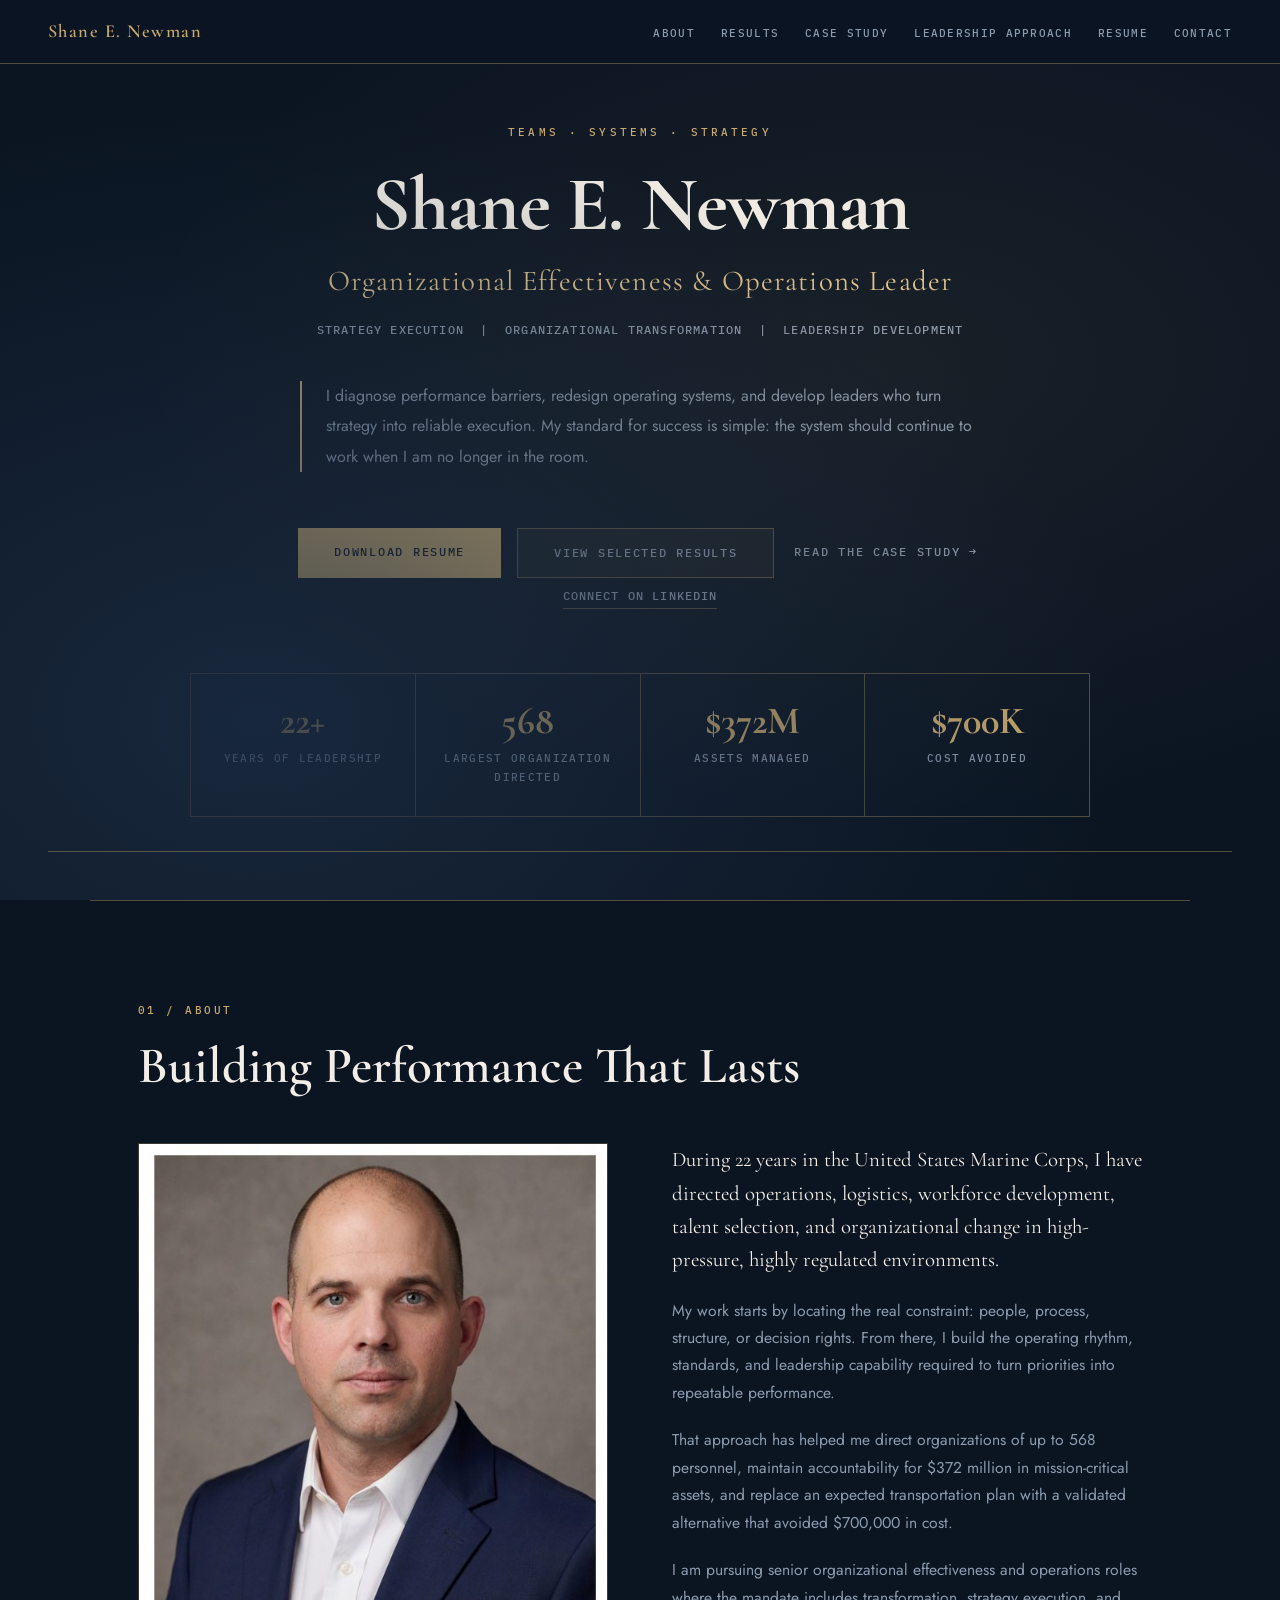
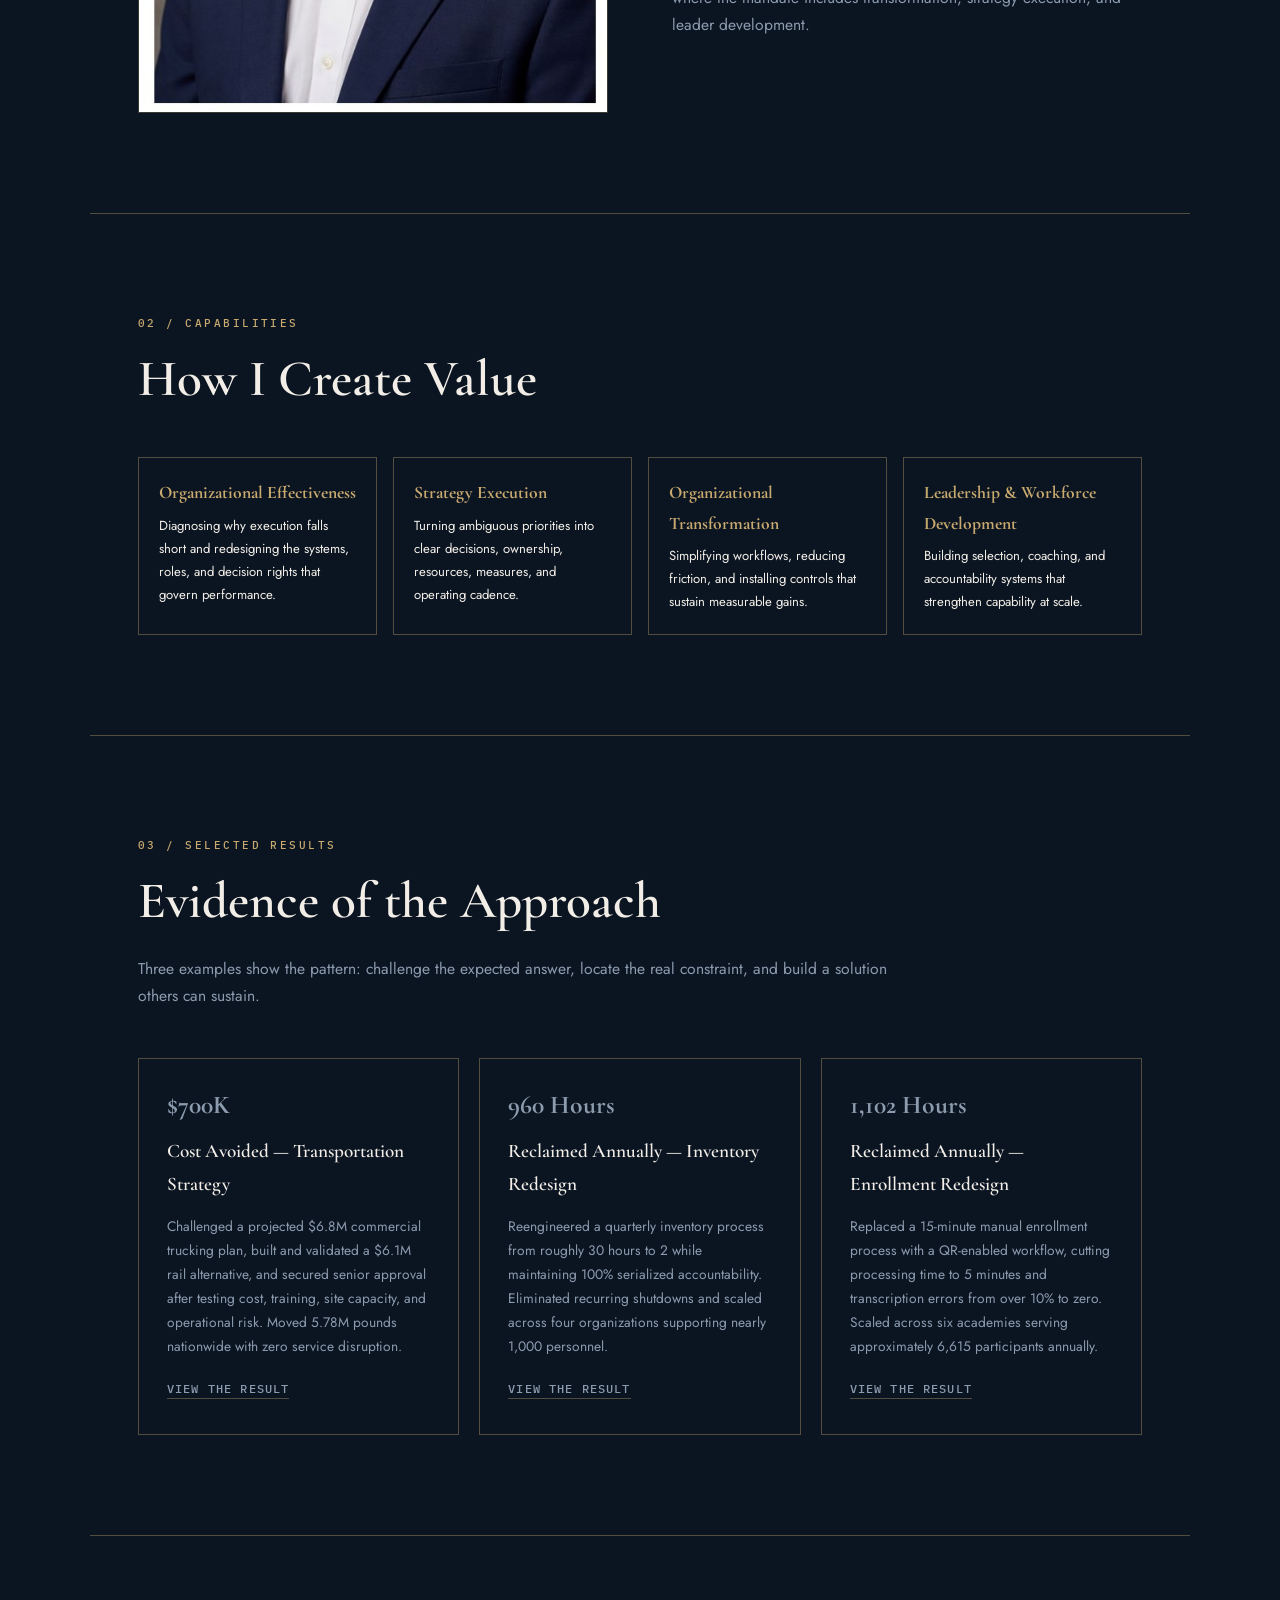
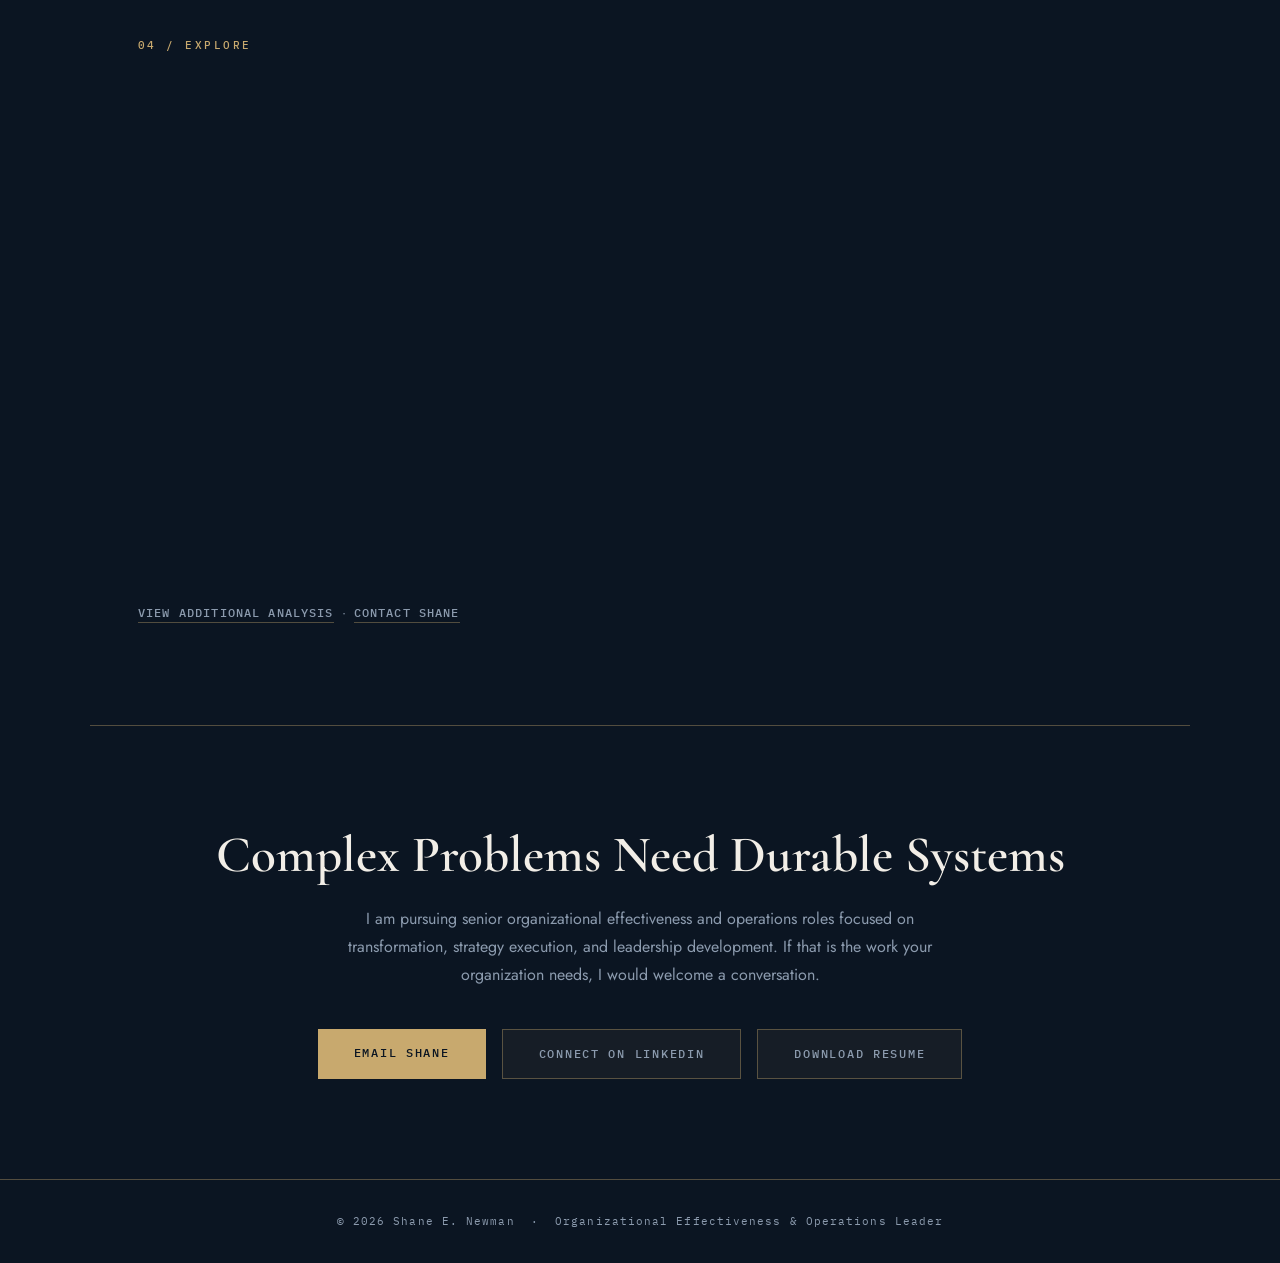
<file: index.html>
<!DOCTYPE html>
<html lang="en">
<head>
  <meta charset="UTF-8" />
  <meta name="viewport" content="width=device-width, initial-scale=1.0"/>
  <title>Shane E. Newman | Organizational Effectiveness &amp; Operations Leader</title>
  <meta name="description" content="Shane E. Newman is an organizational effectiveness and operations leader with 22 years of experience diagnosing performance barriers, redesigning operating systems, and developing leaders who turn strategy into reliable execution." />
  <meta property="og:title" content="Shane E. Newman | Organizational Effectiveness &amp; Operations Leader" />
  <meta property="og:description" content="Strategy Execution | Organizational Transformation | Leadership Development. 22 years leading operations, workforce transformation, and talent systems." />
  <meta property="og:type" content="website" />
  <meta property="og:url" content="https://shanenewman.org/" />
  <meta property="og:image" content="https://shanenewman.org/og-thumbnail.png" />
  <meta property="og:image:width" content="1200" />
  <meta property="og:image:height" content="630" />
  <link rel="canonical" href="https://shanenewman.org/" />
  <meta name="twitter:card" content="summary_large_image" />
  <meta name="twitter:title" content="Shane E. Newman | Organizational Effectiveness &amp; Operations Leader" />
  <meta name="twitter:description" content="Strategy Execution | Organizational Transformation | Leadership Development. 22 years leading operations, workforce transformation, and talent systems." />
  <meta name="twitter:image" content="https://shanenewman.org/og-thumbnail.png" />
  <link href="https://fonts.googleapis.com/css2?family=Cormorant+Garamond:wght@400;500;600;700&family=Jost:wght@300;400;500;600&family=IBM+Plex+Mono:wght@400;500&display=swap" rel="stylesheet"/>
  <link rel="stylesheet" href="style.css" />
</head>
<body>

  <!-- NAV -->
  <nav>
    <a class="nav-logo" href="index.html">Shane E. Newman</a>
    <button class="nav-toggle" aria-label="Toggle navigation" onclick="document.querySelector('.nav-links').classList.toggle('open')">Menu</button>
    <ul class="nav-links">
      <li><a href="index.html#about">About</a></li>
      <li><a href="highlights.html">Results</a></li>
      <li><a href="case-study.html">Case Study</a></li>
      <li><a href="approach.html">Leadership Approach</a></li>
      <li><a href="resume.html">Resume</a></li>
      <li><a href="contact.html">Contact</a></li>
    </ul>
  </nav>

  <!-- HERO -->
  <section id="home" style="max-width:100%; padding-left:48px; padding-right:48px;">
    <p class="hero-eyebrow">Teams &middot; Systems &middot; Strategy</p>
    <h1 class="hero-name">Shane E. Newman</h1>
    <p class="hero-title">Organizational Effectiveness &amp; Operations Leader</p>
    <p class="hero-subheading">Strategy Execution &nbsp;|&nbsp; Organizational Transformation &nbsp;|&nbsp; Leadership Development</p>
    <p class="hero-statement">
      I diagnose performance barriers, redesign operating systems, and develop leaders who turn strategy into reliable execution. My standard for success is simple: the system should continue to work when I am no longer in the room.
    </p>
    <div class="hero-cta">
      <a href="Shane_Newman_Resume.pdf" target="_blank" class="btn-primary">Download Resume</a>
      <a href="#results" class="btn-secondary">View Selected Results</a>
      <a href="case-study.html" class="btn-tertiary">Read the Case Study &rarr;</a>
    </div>
    <a href="https://linkedin.com/in/shane-newman" target="_blank" class="text-link" style="margin-top:8px;">Connect on LinkedIn</a>
    <div class="hero-stats">
      <div class="hero-stat">
        <p class="hero-stat-val">22+</p>
        <p class="hero-stat-label">Years of Leadership</p>
      </div>
      <div class="hero-stat">
        <p class="hero-stat-val">568</p>
        <p class="hero-stat-label">Largest Organization Directed</p>
      </div>
      <div class="hero-stat">
        <p class="hero-stat-val">$372M</p>
        <p class="hero-stat-label">Assets Managed</p>
      </div>
      <div class="hero-stat">
        <p class="hero-stat-val">$700K</p>
        <p class="hero-stat-label">Cost Avoided</p>
      </div>
    </div>
    <div class="hero-rule"></div>
  </section>

  <div class="section-divider"></div>

  <!-- ABOUT -->
  <section id="about">
    <p class="section-label fade-in">01 / About</p>
    <h2 class="section-title fade-in">Building Performance That Lasts</h2>
    <div class="about-grid">
      <div class="fade-in" style="width:100%; position:sticky; top:96px;">
        <img src="AMU.jpg" alt="Shane E. Newman" style="width:100%; display:block; border:1px solid rgba(200,169,110,0.25);" />
      </div>
      <div class="about-text fade-in">
        <p>During 22 years in the United States Marine Corps, I have directed operations, logistics, workforce development, talent selection, and organizational change in high-pressure, highly regulated environments.</p>
        <p>My work starts by locating the real constraint: people, process, structure, or decision rights. From there, I build the operating rhythm, standards, and leadership capability required to turn priorities into repeatable performance.</p>
        <p>That approach has helped me direct organizations of up to 568 personnel, maintain accountability for $372 million in mission-critical assets, and replace an expected transportation plan with a validated alternative that avoided $700,000 in cost.</p>
        <p>I am pursuing senior organizational effectiveness and operations roles where the mandate includes transformation, strategy execution, and leader development.</p>
      </div>
    </div>
  </section>

  <div class="section-divider"></div>

  <!-- CAPABILITIES -->
  <section id="capabilities">
    <p class="section-label fade-in">02 / Capabilities</p>
    <h2 class="section-title fade-in">How I Create Value</h2>
    <div class="capability-grid fade-in">
      <div class="value-item">
        <h4>Organizational Effectiveness</h4>
        <p>Diagnosing why execution falls short and redesigning the systems, roles, and decision rights that govern performance.</p>
      </div>
      <div class="value-item">
        <h4>Strategy Execution</h4>
        <p>Turning ambiguous priorities into clear decisions, ownership, resources, measures, and operating cadence.</p>
      </div>
      <div class="value-item">
        <h4>Organizational Transformation</h4>
        <p>Simplifying workflows, reducing friction, and installing controls that sustain measurable gains.</p>
      </div>
      <div class="value-item">
        <h4>Leadership &amp; Workforce Development</h4>
        <p>Building selection, coaching, and accountability systems that strengthen capability at scale.</p>
      </div>
    </div>
  </section>

  <div class="section-divider"></div>

  <!-- SELECTED RESULTS -->
  <section id="results">
    <p class="section-label fade-in">03 / Selected Results</p>
    <h2 class="section-title fade-in">Evidence of the Approach</h2>
    <p class="section-intro fade-in" style="margin-top:-24px;">Three examples show the pattern: challenge the expected answer, locate the real constraint, and build a solution others can sustain.</p>
    <div class="results-grid fade-in">
      <div class="result-card">
        <p class="impact-metric-value">$700K</p>
        <h3>Cost Avoided &mdash; Transportation Strategy</h3>
        <p>Challenged a projected $6.8M commercial trucking plan, built and validated a $6.1M rail alternative, and secured senior approval after testing cost, training, site capacity, and operational risk. Moved 5.78M pounds nationwide with zero service disruption.</p>
        <a href="highlights.html#transportation" class="text-link">View the Result</a>
      </div>
      <div class="result-card">
        <p class="impact-metric-value">960 Hours</p>
        <h3>Reclaimed Annually &mdash; Inventory Redesign</h3>
        <p>Reengineered a quarterly inventory process from roughly 30 hours to 2 while maintaining 100% serialized accountability. Eliminated recurring shutdowns and scaled across four organizations supporting nearly 1,000 personnel.</p>
        <a href="highlights.html#inventory" class="text-link">View the Result</a>
      </div>
      <div class="result-card">
        <p class="impact-metric-value">1,102 Hours</p>
        <h3>Reclaimed Annually &mdash; Enrollment Redesign</h3>
        <p>Replaced a 15-minute manual enrollment process with a QR-enabled workflow, cutting processing time to 5 minutes and transcription errors from over 10% to zero. Scaled across six academies serving approximately 6,615 participants annually.</p>
        <a href="highlights.html#enrollment" class="text-link">View the Result</a>
      </div>
    </div>
  </section>

  <div class="section-divider"></div>

  <!-- EXPLORE -->
  <section id="explore">
    <p class="section-label fade-in">04 / Explore</p>
    <h2 class="section-title fade-in">Explore My Work</h2>
    <div class="nav-cards fade-in">
      <a class="nav-card" href="highlights.html">
        <span class="nav-card-num">01</span>
        <h3>Results</h3>
        <p>Implemented improvements across strategy, operations, and process transformation, with the decisions and outcomes behind each one.</p>
      </a>
      <a class="nav-card" href="case-study.html">
        <span class="nav-card-num">02</span>
        <h3>Case Study</h3>
        <p>A structured, bias-resistant selection system showing how I approach governance, assessment, decision rights, and accountability.</p>
      </a>
      <a class="nav-card" href="approach.html">
        <span class="nav-card-num">03</span>
        <h3>Leadership Approach</h3>
        <p>Five principles that shape how I build trust, align teams, develop people, and enforce standards.</p>
      </a>
      <a class="nav-card" href="resume.html">
        <span class="nav-card-num">04</span>
        <h3>Resume &amp; Credentials</h3>
        <p>Professional experience, education, certifications, and a downloadable resume.</p>
      </a>
    </div>
    <p class="fade-in" style="margin-top:24px; font-size:0.85rem; color:var(--grey);">
      <a href="samples.html" class="text-link">View Additional Analysis</a>
      &nbsp;&middot;&nbsp;
      <a href="contact.html" class="text-link">Contact Shane</a>
    </p>
  </section>

  <div class="section-divider"></div>

  <!-- CONTACT STRIP -->
  <section id="contact-strip" style="text-align:center;">
    <h2 class="section-title fade-in" style="margin-bottom:20px;">Complex Problems Need Durable Systems</h2>
    <p class="fade-in" style="max-width:640px; margin:0 auto 40px; color:var(--grey); font-size:1rem;">
      I am pursuing senior organizational effectiveness and operations roles focused on transformation, strategy execution, and leadership development. If that is the work your organization needs, I would welcome a conversation.
    </p>
    <div class="hero-cta fade-in">
      <a href="mailto:shane.e.newman@pm.me" class="btn-primary">Email Shane</a>
      <a href="https://linkedin.com/in/shane-newman" target="_blank" class="btn-secondary">Connect on LinkedIn</a>
      <a href="Shane_Newman_Resume.pdf" target="_blank" class="btn-secondary">Download Resume</a>
    </div>
  </section>

  <footer>
    &copy; 2026 Shane E. Newman &nbsp;&middot;&nbsp; Organizational Effectiveness &amp; Operations Leader
  </footer>

  <script>
    const observer = new IntersectionObserver((entries) => {
      entries.forEach((entry, i) => {
        if (entry.isIntersecting) {
          setTimeout(() => entry.target.classList.add('visible'), i * 80);
        }
      });
    }, { threshold: 0.1 });

    document.querySelectorAll('.fade-in').forEach(el => observer.observe(el));

    document.querySelectorAll('.nav-links a').forEach(link => {
      link.addEventListener('click', () => {
        document.querySelector('.nav-links').classList.remove('open');
      });
    });
  </script>

</body>
</html>
</file>
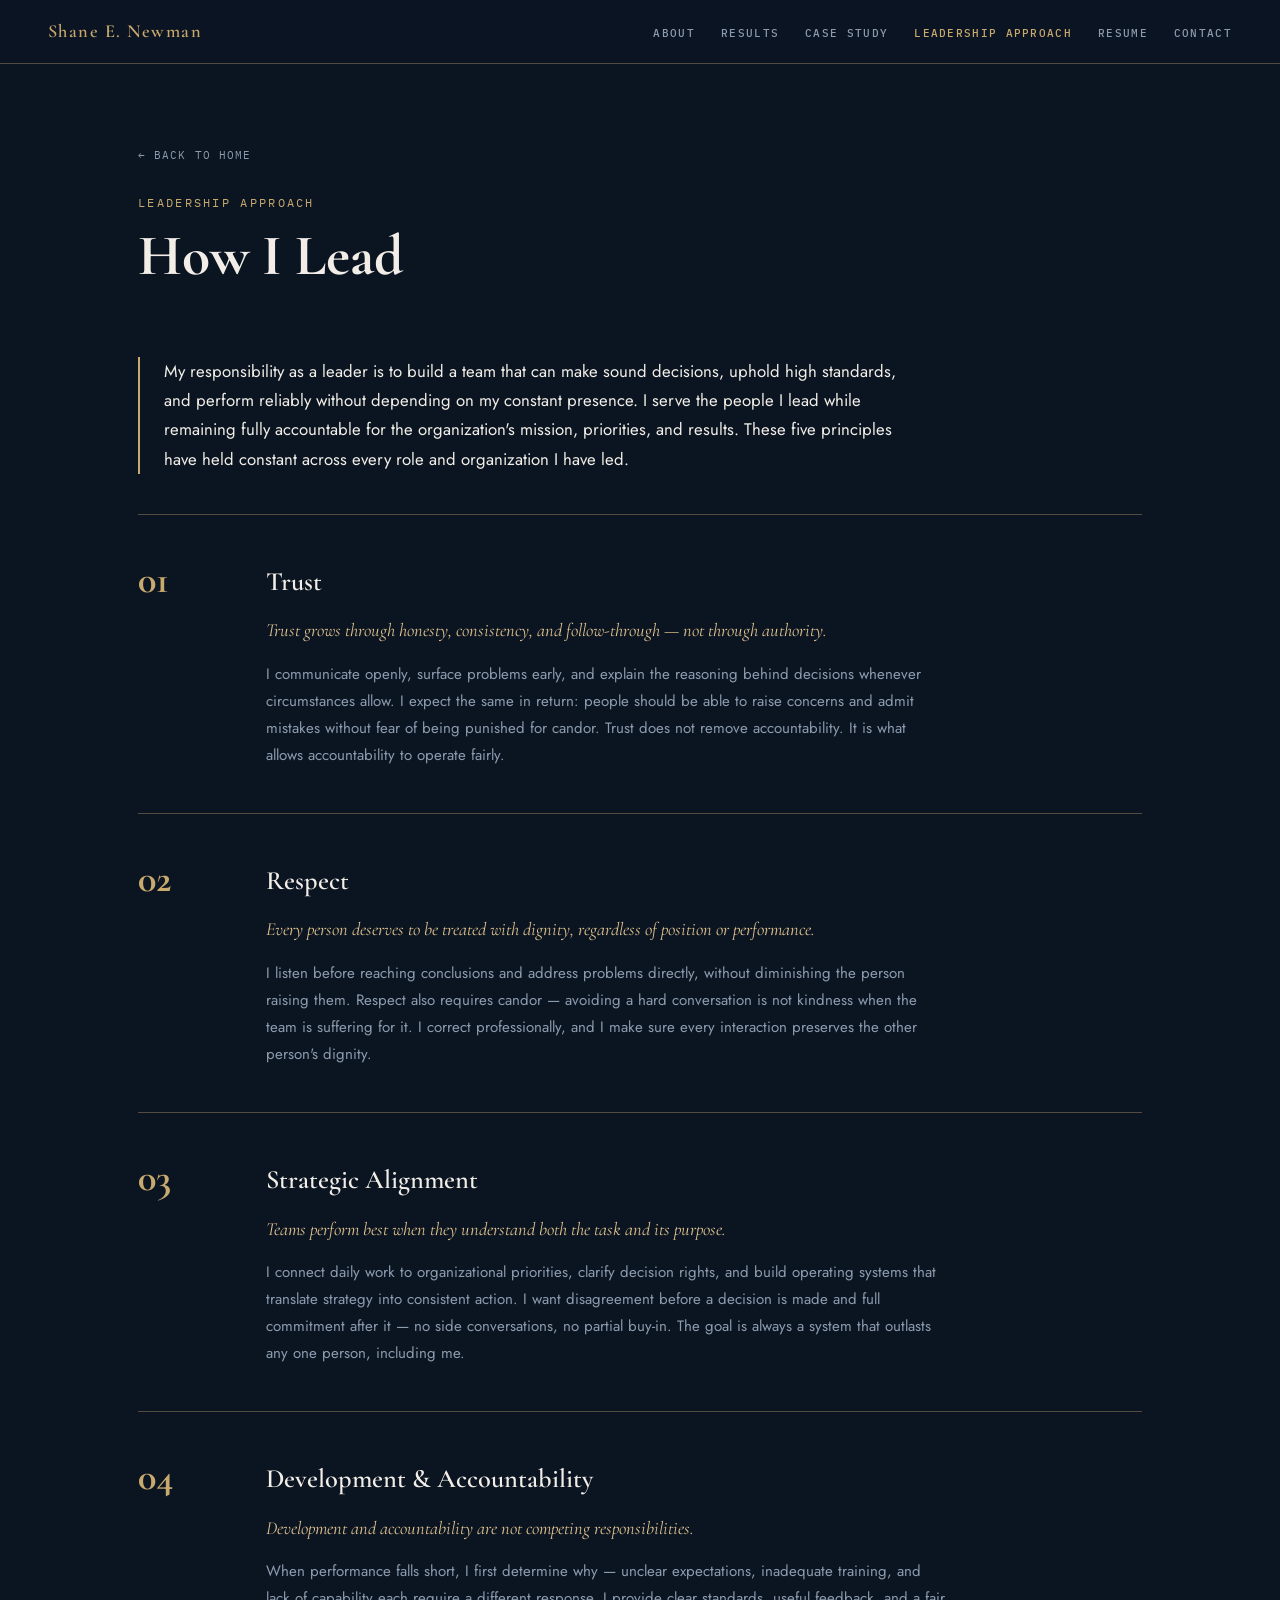
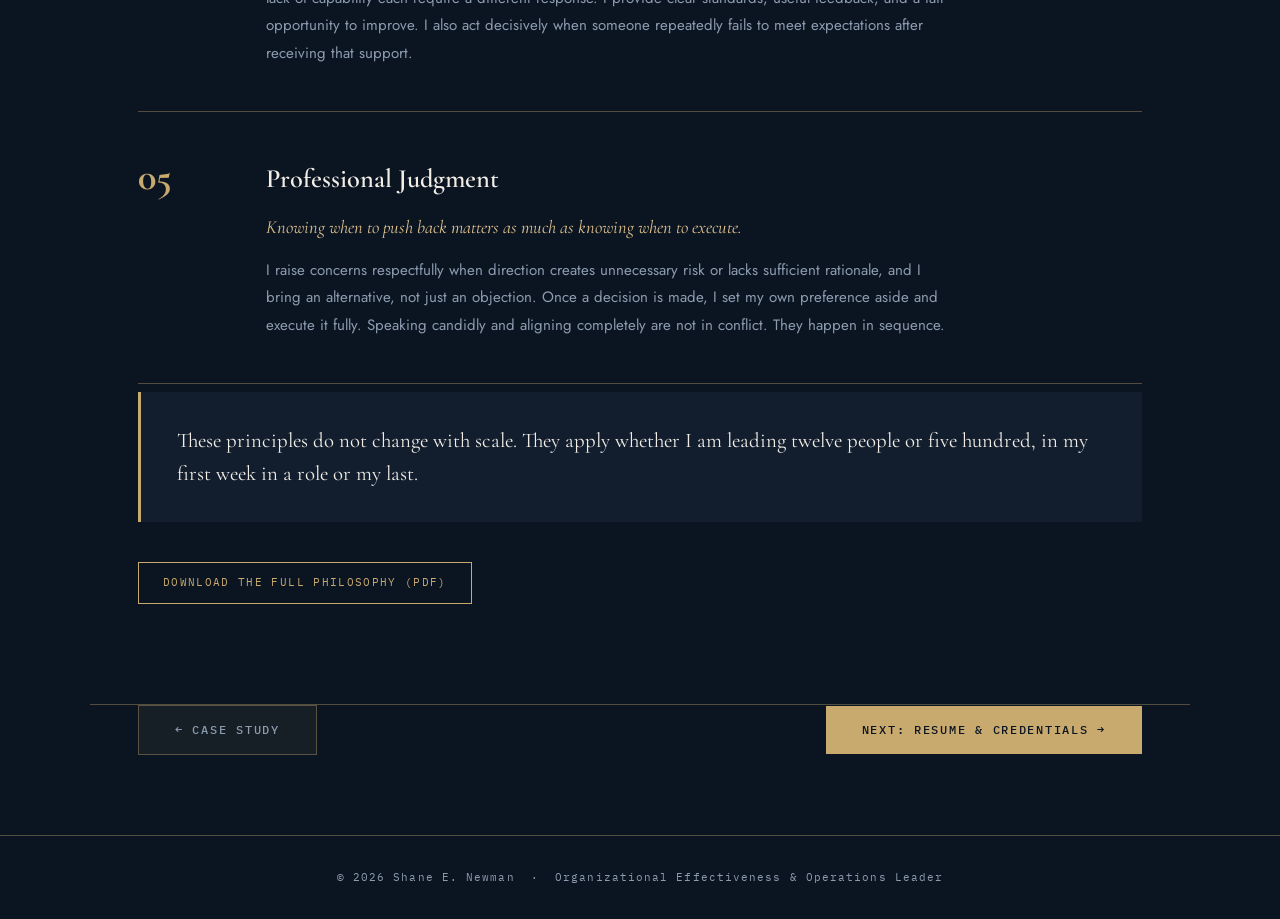
<file: approach.html>
<!DOCTYPE html>
<html lang="en">
<head>
  <meta charset="UTF-8" />
  <meta name="viewport" content="width=device-width, initial-scale=1.0"/>
  <title>Leadership Approach | Shane E. Newman</title>
  <meta name="description" content="Shane E. Newman's leadership philosophy: Trust, Respect, Strategic Alignment, Development and Accountability, and Professional Judgment." />
  <link href="https://fonts.googleapis.com/css2?family=Cormorant+Garamond:wght@400;500;600;700&family=Jost:wght@300;400;500;600&family=IBM+Plex+Mono:wght@400;500&display=swap" rel="stylesheet"/>
  <link rel="stylesheet" href="style.css" />
</head>
<body>

  <!-- NAV -->
  <nav>
    <a class="nav-logo" href="index.html">Shane E. Newman</a>
    <button class="nav-toggle" aria-label="Toggle navigation" onclick="document.querySelector('.nav-links').classList.toggle('open')">Menu</button>
    <ul class="nav-links">
      <li><a href="index.html#about">About</a></li>
      <li><a href="highlights.html">Results</a></li>
      <li><a href="case-study.html">Case Study</a></li>
      <li><a href="approach.html" class="active">Leadership Approach</a></li>
      <li><a href="resume.html">Resume</a></li>
      <li><a href="contact.html">Contact</a></li>
    </ul>
  </nav>

  <div class="page-hero">
    <a href="index.html" class="breadcrumb fade-in">&larr; Back to Home</a>
    <p class="page-subtitle fade-in">Leadership Approach</p>
    <h1 class="page-title fade-in">How I Lead</h1>
  </div>

  <section style="padding-top:0;">
    <p class="philosophy-intro fade-in">My responsibility as a leader is to build a team that can make sound decisions, uphold high standards, and perform reliably without depending on my constant presence. I serve the people I lead while remaining fully accountable for the organization's mission, priorities, and results. These five principles have held constant across every role and organization I have led.</p>

    <div class="fade-in">
      <div class="principle-row">
        <p class="principle-num">01</p>
        <div>
          <h3>Trust</h3>
          <p class="principle-thesis">Trust grows through honesty, consistency, and follow-through &mdash; not through authority.</p>
          <p class="principle-body">I communicate openly, surface problems early, and explain the reasoning behind decisions whenever circumstances allow. I expect the same in return: people should be able to raise concerns and admit mistakes without fear of being punished for candor. Trust does not remove accountability. It is what allows accountability to operate fairly.</p>
        </div>
      </div>

      <div class="principle-row">
        <p class="principle-num">02</p>
        <div>
          <h3>Respect</h3>
          <p class="principle-thesis">Every person deserves to be treated with dignity, regardless of position or performance.</p>
          <p class="principle-body">I listen before reaching conclusions and address problems directly, without diminishing the person raising them. Respect also requires candor &mdash; avoiding a hard conversation is not kindness when the team is suffering for it. I correct professionally, and I make sure every interaction preserves the other person's dignity.</p>
        </div>
      </div>

      <div class="principle-row">
        <p class="principle-num">03</p>
        <div>
          <h3>Strategic Alignment</h3>
          <p class="principle-thesis">Teams perform best when they understand both the task and its purpose.</p>
          <p class="principle-body">I connect daily work to organizational priorities, clarify decision rights, and build operating systems that translate strategy into consistent action. I want disagreement before a decision is made and full commitment after it &mdash; no side conversations, no partial buy-in. The goal is always a system that outlasts any one person, including me.</p>
        </div>
      </div>

      <div class="principle-row">
        <p class="principle-num">04</p>
        <div>
          <h3>Development &amp; Accountability</h3>
          <p class="principle-thesis">Development and accountability are not competing responsibilities.</p>
          <p class="principle-body">When performance falls short, I first determine why &mdash; unclear expectations, inadequate training, and lack of capability each require a different response. I provide clear standards, useful feedback, and a fair opportunity to improve. I also act decisively when someone repeatedly fails to meet expectations after receiving that support.</p>
        </div>
      </div>

      <div class="principle-row">
        <p class="principle-num">05</p>
        <div>
          <h3>Professional Judgment</h3>
          <p class="principle-thesis">Knowing when to push back matters as much as knowing when to execute.</p>
          <p class="principle-body">I raise concerns respectfully when direction creates unnecessary risk or lacks sufficient rationale, and I bring an alternative, not just an objection. Once a decision is made, I set my own preference aside and execute it fully. Speaking candidly and aligning completely are not in conflict. They happen in sequence.</p>
        </div>
      </div>
    </div>

    <div class="case-outcome fade-in" style="margin-top:8px;">
      <p style="font-family:'Cormorant Garamond', serif; font-size:1.3rem; font-weight:400; color:var(--white); line-height:1.6; margin:0;">These principles do not change with scale. They apply whether I am leading twelve people or five hundred, in my first week in a role or my last.</p>
    </div>

    <div class="fade-in" style="margin-top:40px;">
      <a href="Shane_Newman_Leadership_Philosophy.pdf" target="_blank" class="btn-outline-gold">Download the Full Philosophy (PDF)</a>
    </div>
  </section>

  <div class="section-divider"></div>

  <div class="page-footer-nav">
    <a href="case-study.html" class="btn-secondary">&larr; Case Study</a>
    <a href="resume.html" class="btn-primary">Next: Resume &amp; Credentials &rarr;</a>
  </div>

  <footer>
    &copy; 2026 Shane E. Newman &nbsp;&middot;&nbsp; Organizational Effectiveness &amp; Operations Leader
  </footer>

  <script>
    const observer = new IntersectionObserver((entries) => {
      entries.forEach((entry, i) => {
        if (entry.isIntersecting) {
          setTimeout(() => entry.target.classList.add('visible'), i * 80);
        }
      });
    }, { threshold: 0.1 });
    document.querySelectorAll('.fade-in').forEach(el => observer.observe(el));
    document.querySelectorAll('.nav-links a').forEach(link => {
      link.addEventListener('click', () => {
        document.querySelector('.nav-links').classList.remove('open');
      });
    });
  </script>

</body>
</html>
</file>
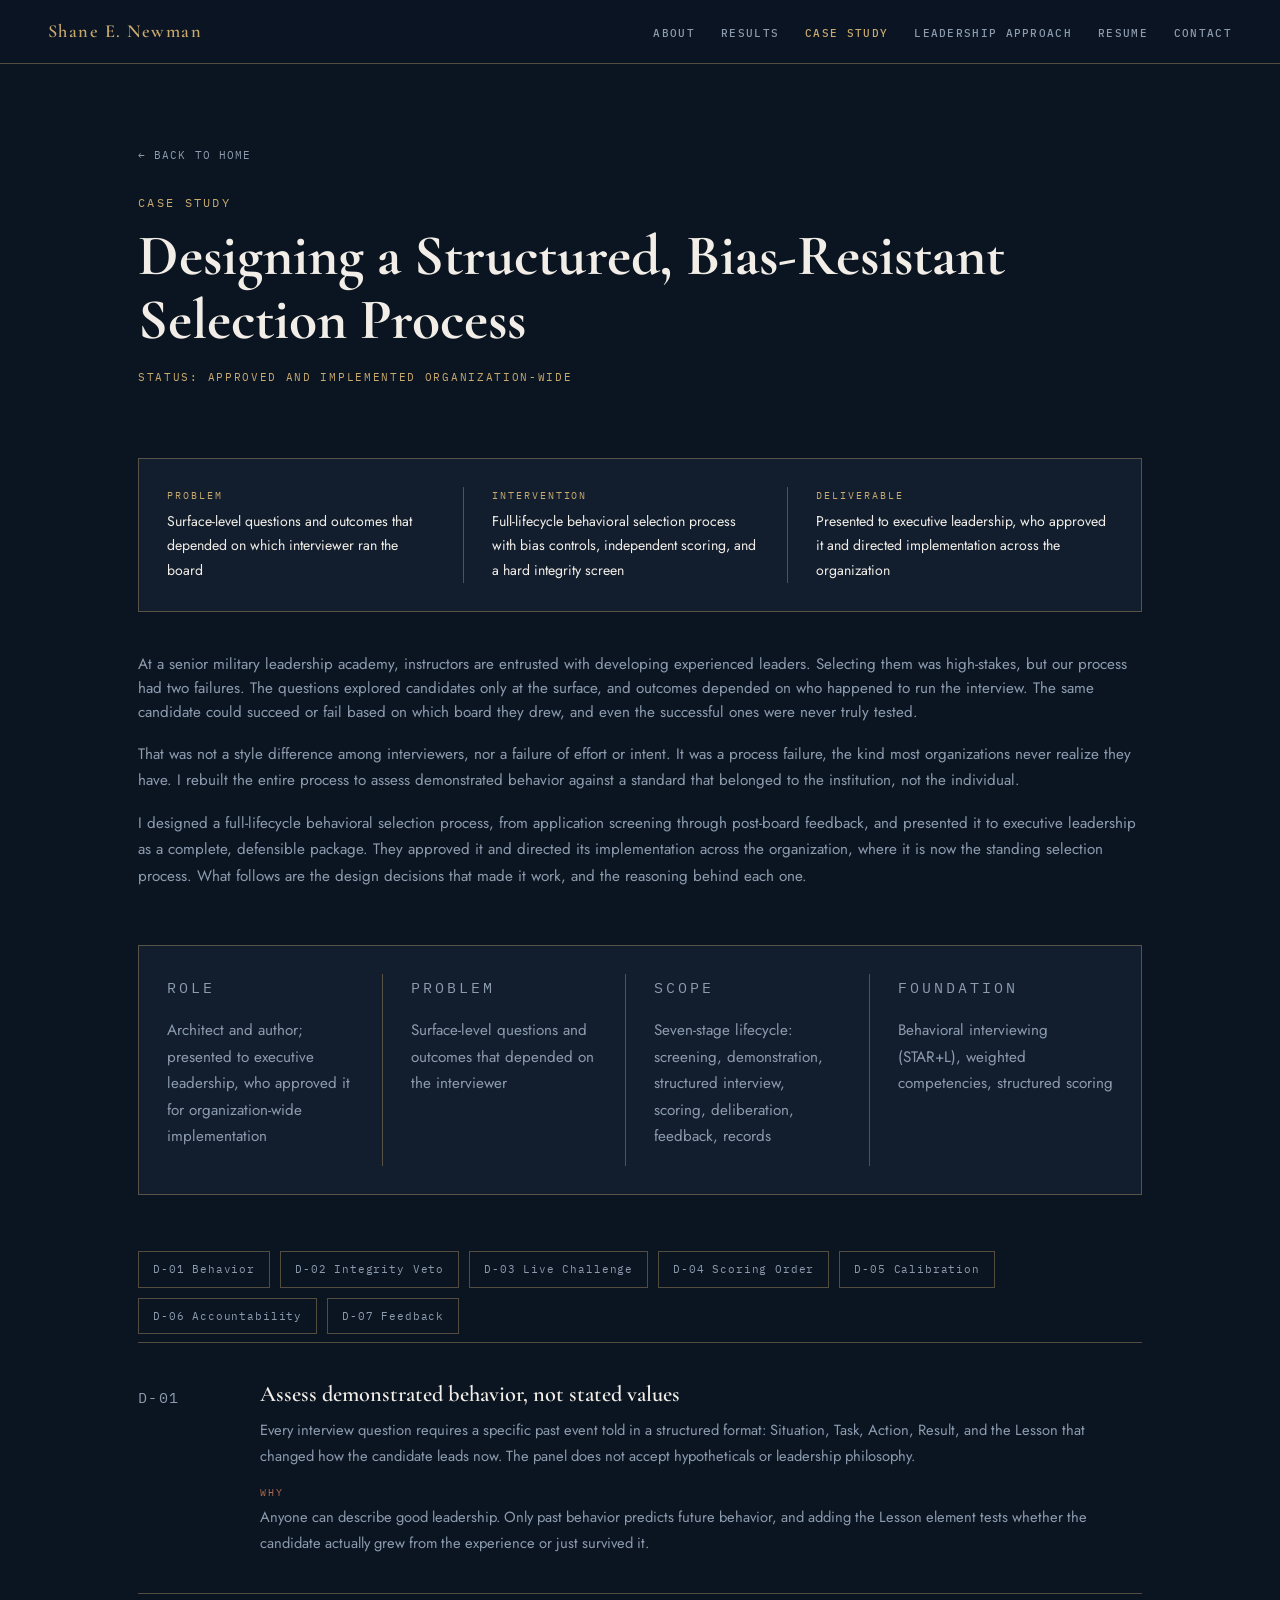
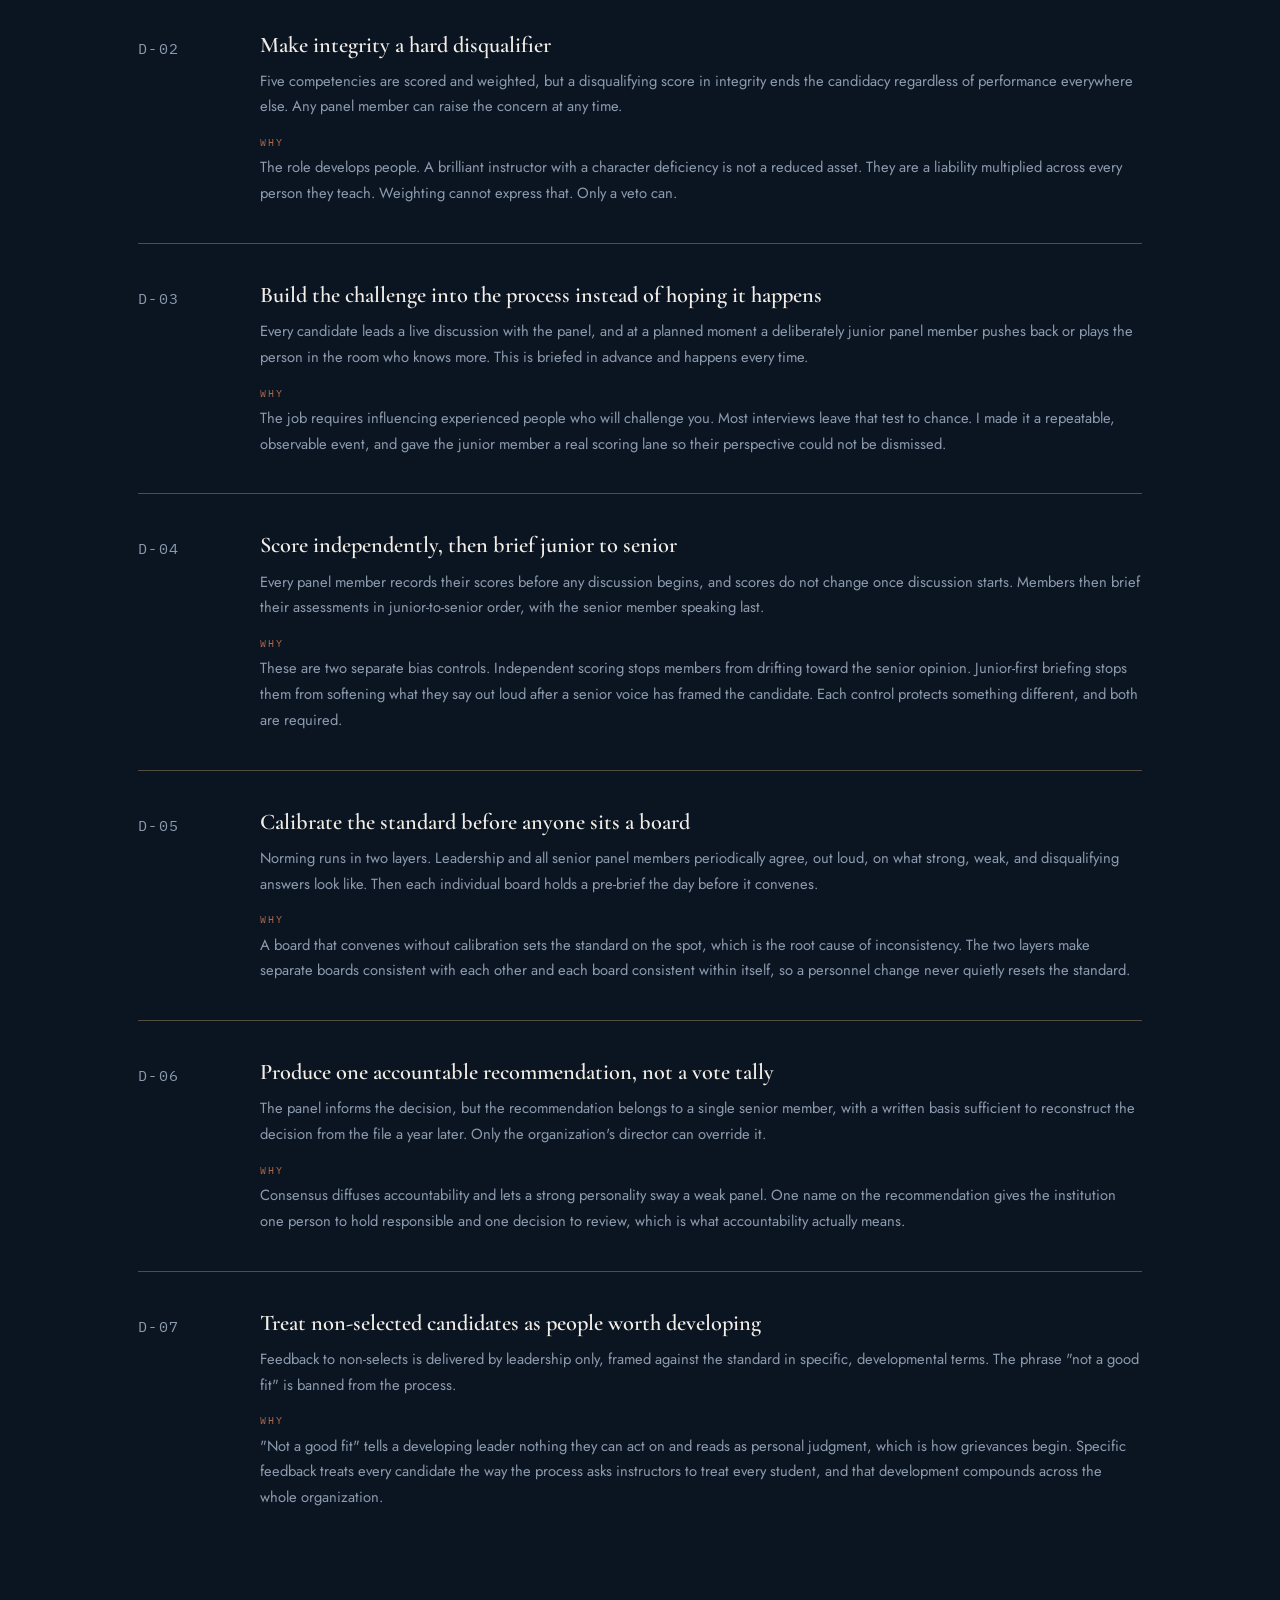
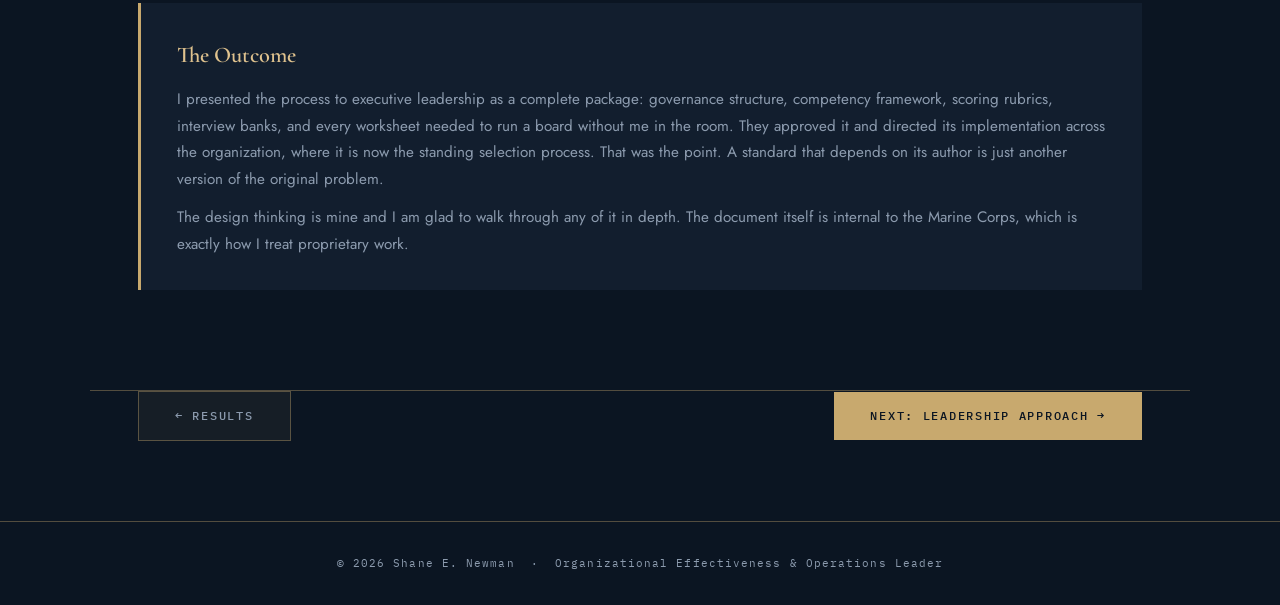
<file: case-study.html>
<!DOCTYPE html>
<html lang="en">
<head>
  <meta charset="UTF-8" />
  <meta name="viewport" content="width=device-width, initial-scale=1.0"/>
  <title>Case Study: Instructor Selection Process | Shane E. Newman</title>
  <meta name="description" content="A case study on designing a structured, bias-resistant instructor-selection process: governance, assessment methodology, bias controls, decision rights, and accountability." />
  <link href="https://fonts.googleapis.com/css2?family=Cormorant+Garamond:wght@400;500;600;700&family=Jost:wght@300;400;500;600&family=IBM+Plex+Mono:wght@400;500&display=swap" rel="stylesheet"/>
  <link rel="stylesheet" href="style.css" />
</head>
<body>

  <!-- NAV -->
  <nav>
    <a class="nav-logo" href="index.html">Shane E. Newman</a>
    <button class="nav-toggle" aria-label="Toggle navigation" onclick="document.querySelector('.nav-links').classList.toggle('open')">Menu</button>
    <ul class="nav-links">
      <li><a href="index.html#about">About</a></li>
      <li><a href="highlights.html">Results</a></li>
      <li><a href="case-study.html" class="active">Case Study</a></li>
      <li><a href="approach.html">Leadership Approach</a></li>
      <li><a href="resume.html">Resume</a></li>
      <li><a href="contact.html">Contact</a></li>
    </ul>
  </nav>

  <div class="page-hero">
    <a href="index.html" class="breadcrumb fade-in">&larr; Back to Home</a>
    <p class="page-subtitle fade-in">Case Study</p>
    <h1 class="page-title fade-in">Designing a Structured, Bias-Resistant Selection Process</h1>
    <span class="status-line fade-in" style="margin-top:16px;">Status: Approved and Implemented Organization-Wide</span>
  </div>

  <section id="casestudy" style="padding-top:0;">
    <div class="exec-summary fade-in">
      <div class="case-fact">
        <p class="case-fact-label">Problem</p>
        <p class="case-fact-value">Surface-level questions and outcomes that depended on which interviewer ran the board</p>
      </div>
      <div class="case-fact">
        <p class="case-fact-label">Intervention</p>
        <p class="case-fact-value">Full-lifecycle behavioral selection process with bias controls, independent scoring, and a hard integrity screen</p>
      </div>
      <div class="case-fact">
        <p class="case-fact-label">Deliverable</p>
        <p class="case-fact-value">Presented to executive leadership, who approved it and directed implementation across the organization</p>
      </div>
    </div>

    <div class="case-intro fade-in">
      <div>
        <p class="case-intro-lead">At a senior military leadership academy, instructors are entrusted with developing experienced leaders. Selecting them was high-stakes, but our process had two failures. The questions explored candidates only at the surface, and outcomes depended on who happened to run the interview. The same candidate could succeed or fail based on which board they drew, and even the successful ones were never truly tested.</p>
        <p>That was not a style difference among interviewers, nor a failure of effort or intent. It was a process failure, the kind most organizations never realize they have. I rebuilt the entire process to assess demonstrated behavior against a standard that belonged to the institution, not the individual.</p>
        <p>I designed a full-lifecycle behavioral selection process, from application screening through post-board feedback, and presented it to executive leadership as a complete, defensible package. They approved it and directed its implementation across the organization, where it is now the standing selection process. What follows are the design decisions that made it work, and the reasoning behind each one.</p>
      </div>
      <div class="case-facts">
        <div class="case-fact">
          <p class="case-fact-label">Role</p>
          <p class="case-fact-value">Architect and author; presented to executive leadership, who approved it for organization-wide implementation</p>
        </div>
        <div class="case-fact">
          <p class="case-fact-label">Problem</p>
          <p class="case-fact-value">Surface-level questions and outcomes that depended on the interviewer</p>
        </div>
        <div class="case-fact">
          <p class="case-fact-label">Scope</p>
          <p class="case-fact-value">Seven-stage lifecycle: screening, demonstration, structured interview, scoring, deliberation, feedback, records</p>
        </div>
        <div class="case-fact">
          <p class="case-fact-label">Foundation</p>
          <p class="case-fact-value">Behavioral interviewing (STAR+L), weighted competencies, structured scoring</p>
        </div>
      </div>
    </div>

    <div class="jump-menu fade-in" role="navigation" aria-label="Jump to a decision">
      <a href="#d01">D-01 Behavior</a>
      <a href="#d02">D-02 Integrity Veto</a>
      <a href="#d03">D-03 Live Challenge</a>
      <a href="#d04">D-04 Scoring Order</a>
      <a href="#d05">D-05 Calibration</a>
      <a href="#d06">D-06 Accountability</a>
      <a href="#d07">D-07 Feedback</a>
    </div>

    <div class="decision fade-in" id="d01">
      <p class="decision-num">D-01</p>
      <div>
        <h3>Assess demonstrated behavior, not stated values</h3>
        <p>Every interview question requires a specific past event told in a structured format: Situation, Task, Action, Result, and the Lesson that changed how the candidate leads now. The panel does not accept hypotheticals or leadership philosophy.</p>
        <p class="why">Why</p>
        <p>Anyone can describe good leadership. Only past behavior predicts future behavior, and adding the Lesson element tests whether the candidate actually grew from the experience or just survived it.</p>
      </div>
    </div>

    <div class="decision fade-in" id="d02">
      <p class="decision-num">D-02</p>
      <div>
        <h3>Make integrity a hard disqualifier</h3>
        <p>Five competencies are scored and weighted, but a disqualifying score in integrity ends the candidacy regardless of performance everywhere else. Any panel member can raise the concern at any time.</p>
        <p class="why">Why</p>
        <p>The role develops people. A brilliant instructor with a character deficiency is not a reduced asset. They are a liability multiplied across every person they teach. Weighting cannot express that. Only a veto can.</p>
      </div>
    </div>

    <div class="decision fade-in" id="d03">
      <p class="decision-num">D-03</p>
      <div>
        <h3>Build the challenge into the process instead of hoping it happens</h3>
        <p>Every candidate leads a live discussion with the panel, and at a planned moment a deliberately junior panel member pushes back or plays the person in the room who knows more. This is briefed in advance and happens every time.</p>
        <p class="why">Why</p>
        <p>The job requires influencing experienced people who will challenge you. Most interviews leave that test to chance. I made it a repeatable, observable event, and gave the junior member a real scoring lane so their perspective could not be dismissed.</p>
      </div>
    </div>

    <div class="decision fade-in" id="d04">
      <p class="decision-num">D-04</p>
      <div>
        <h3>Score independently, then brief junior to senior</h3>
        <p>Every panel member records their scores before any discussion begins, and scores do not change once discussion starts. Members then brief their assessments in junior-to-senior order, with the senior member speaking last.</p>
        <p class="why">Why</p>
        <p>These are two separate bias controls. Independent scoring stops members from drifting toward the senior opinion. Junior-first briefing stops them from softening what they say out loud after a senior voice has framed the candidate. Each control protects something different, and both are required.</p>
      </div>
    </div>

    <div class="decision fade-in" id="d05">
      <p class="decision-num">D-05</p>
      <div>
        <h3>Calibrate the standard before anyone sits a board</h3>
        <p>Norming runs in two layers. Leadership and all senior panel members periodically agree, out loud, on what strong, weak, and disqualifying answers look like. Then each individual board holds a pre-brief the day before it convenes.</p>
        <p class="why">Why</p>
        <p>A board that convenes without calibration sets the standard on the spot, which is the root cause of inconsistency. The two layers make separate boards consistent with each other and each board consistent within itself, so a personnel change never quietly resets the standard.</p>
      </div>
    </div>

    <div class="decision fade-in" id="d06">
      <p class="decision-num">D-06</p>
      <div>
        <h3>Produce one accountable recommendation, not a vote tally</h3>
        <p>The panel informs the decision, but the recommendation belongs to a single senior member, with a written basis sufficient to reconstruct the decision from the file a year later. Only the organization's director can override it.</p>
        <p class="why">Why</p>
        <p>Consensus diffuses accountability and lets a strong personality sway a weak panel. One name on the recommendation gives the institution one person to hold responsible and one decision to review, which is what accountability actually means.</p>
      </div>
    </div>

    <div class="decision fade-in" id="d07">
      <p class="decision-num">D-07</p>
      <div>
        <h3>Treat non-selected candidates as people worth developing</h3>
        <p>Feedback to non-selects is delivered by leadership only, framed against the standard in specific, developmental terms. The phrase "not a good fit" is banned from the process.</p>
        <p class="why">Why</p>
        <p>"Not a good fit" tells a developing leader nothing they can act on and reads as personal judgment, which is how grievances begin. Specific feedback treats every candidate the way the process asks instructors to treat every student, and that development compounds across the whole organization.</p>
      </div>
    </div>

    <div class="case-outcome fade-in">
      <h3>The Outcome</h3>
      <p>I presented the process to executive leadership as a complete package: governance structure, competency framework, scoring rubrics, interview banks, and every worksheet needed to run a board without me in the room. They approved it and directed its implementation across the organization, where it is now the standing selection process. That was the point. A standard that depends on its author is just another version of the original problem.</p>
      <p>The design thinking is mine and I am glad to walk through any of it in depth. The document itself is internal to the Marine Corps, which is exactly how I treat proprietary work.</p>
    </div>
  </section>

  <div class="section-divider"></div>

  <div class="page-footer-nav">
    <a href="highlights.html" class="btn-secondary">&larr; Results</a>
    <a href="approach.html" class="btn-primary">Next: Leadership Approach &rarr;</a>
  </div>

  <footer>
    &copy; 2026 Shane E. Newman &nbsp;&middot;&nbsp; Organizational Effectiveness &amp; Operations Leader
  </footer>

  <script>
    const observer = new IntersectionObserver((entries) => {
      entries.forEach((entry, i) => {
        if (entry.isIntersecting) {
          setTimeout(() => entry.target.classList.add('visible'), i * 80);
        }
      });
    }, { threshold: 0.1 });
    document.querySelectorAll('.fade-in').forEach(el => observer.observe(el));
    document.querySelectorAll('.nav-links a').forEach(link => {
      link.addEventListener('click', () => {
        document.querySelector('.nav-links').classList.remove('open');
      });
    });
  </script>

</body>
</html>
</file>
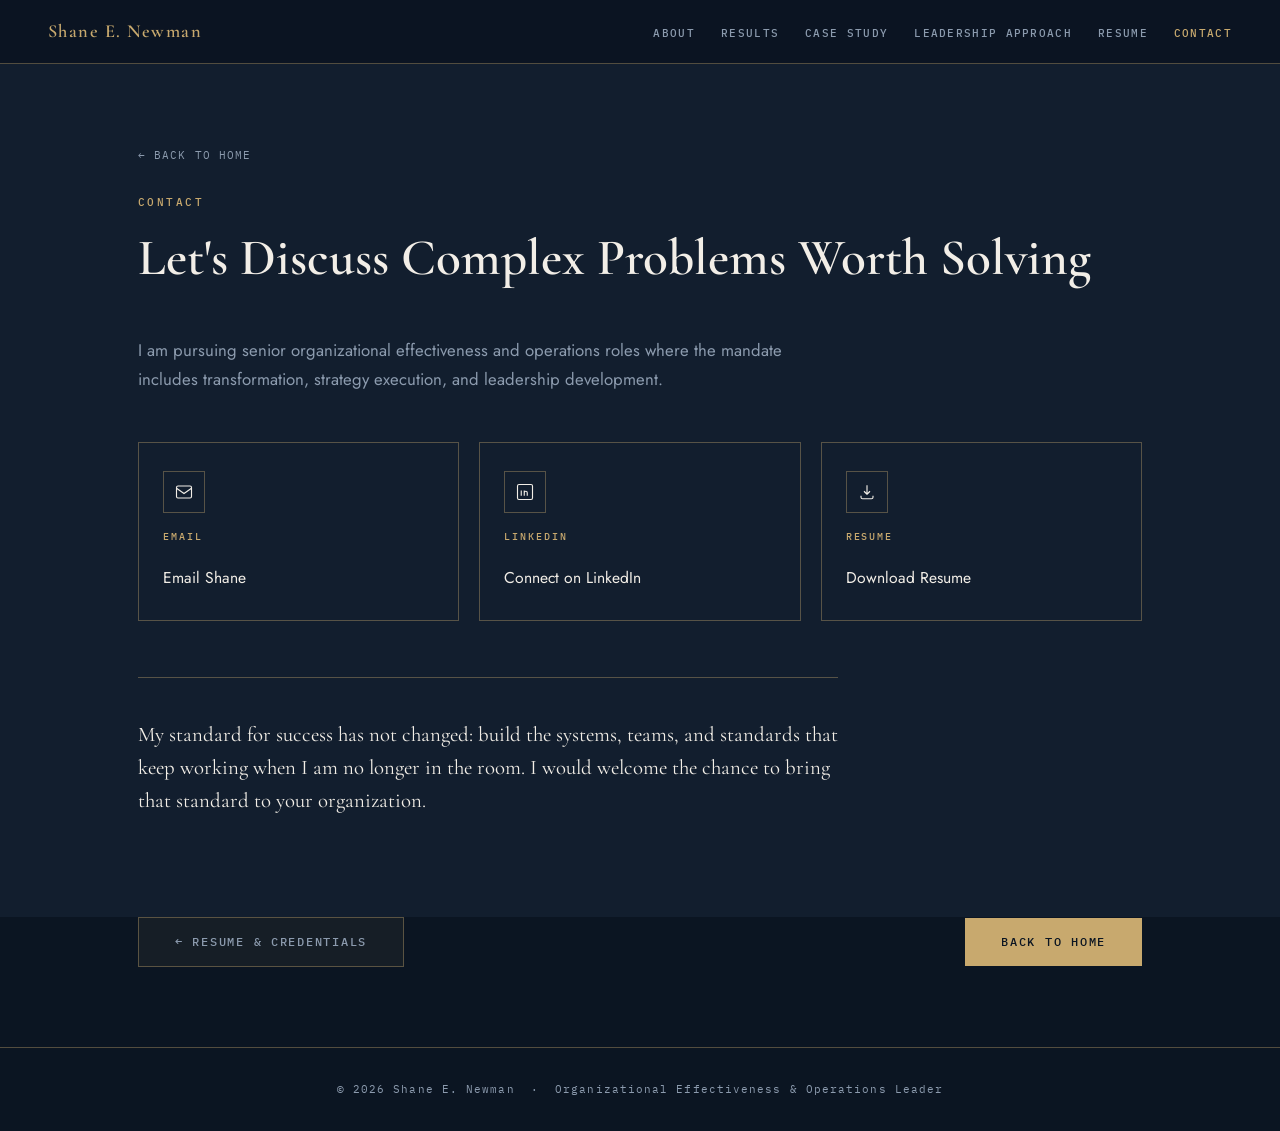
<file: contact.html>
<!DOCTYPE html>
<html lang="en">
<head>
  <meta charset="UTF-8" />
  <meta name="viewport" content="width=device-width, initial-scale=1.0"/>
  <title>Contact | Shane E. Newman</title>
  <meta name="description" content="Contact Shane E. Newman regarding senior organizational effectiveness and operations leadership roles focused on transformation, strategy execution, and leadership development." />
  <link href="https://fonts.googleapis.com/css2?family=Cormorant+Garamond:wght@400;500;600;700&family=Jost:wght@300;400;500;600&family=IBM+Plex+Mono:wght@400;500&display=swap" rel="stylesheet"/>
  <link rel="stylesheet" href="style.css" />
</head>
<body>

  <!-- NAV -->
  <nav>
    <a class="nav-logo" href="index.html">Shane E. Newman</a>
    <button class="nav-toggle" aria-label="Toggle navigation" onclick="document.querySelector('.nav-links').classList.toggle('open')">Menu</button>
    <ul class="nav-links">
      <li><a href="index.html#about">About</a></li>
      <li><a href="highlights.html">Results</a></li>
      <li><a href="case-study.html">Case Study</a></li>
      <li><a href="approach.html">Leadership Approach</a></li>
      <li><a href="resume.html">Resume</a></li>
      <li><a href="contact.html" class="active">Contact</a></li>
    </ul>
  </nav>

  <div id="contact">
    <div class="contact-inner">
      <a href="index.html" class="breadcrumb fade-in">&larr; Back to Home</a>
      <p class="section-label fade-in">Contact</p>
      <h2 class="section-title fade-in">Let's Discuss Complex Problems Worth Solving</h2>
      <p class="contact-lead fade-in">I am pursuing senior organizational effectiveness and operations roles where the mandate includes transformation, strategy execution, and leadership development.</p>

      <div class="contact-cards fade-in">
        <a href="mailto:shane.e.newman@pm.me" class="contact-card">
          <div class="contact-icon">
            <svg width="18" height="18" viewBox="0 0 24 24" fill="none" stroke="currentColor" stroke-width="1.5">
              <rect x="2" y="4" width="20" height="16" rx="2"/>
              <path d="m2 7 10 7 10-7"/>
            </svg>
          </div>
          <span class="contact-item-label">Email</span>
          <span class="contact-card-value">Email Shane</span>
        </a>
        <a href="https://linkedin.com/in/shane-newman" target="_blank" class="contact-card">
          <div class="contact-icon">
            <svg width="18" height="18" viewBox="0 0 24 24" fill="none" stroke="currentColor" stroke-width="1.5">
              <rect x="2" y="2" width="20" height="20" rx="2"/>
              <path d="M7 10v7M7 7v.01M11 17v-4a2 2 0 0 1 4 0v4M11 10v7"/>
            </svg>
          </div>
          <span class="contact-item-label">LinkedIn</span>
          <span class="contact-card-value">Connect on LinkedIn</span>
        </a>
        <a href="Shane_Newman_Resume.pdf" target="_blank" class="contact-card">
          <div class="contact-icon">
            <svg width="18" height="18" viewBox="0 0 24 24" fill="none" stroke="currentColor" stroke-width="1.5">
              <path d="M12 3v12m0 0-4-4m4 4 4-4M4 17v2a2 2 0 0 0 2 2h12a2 2 0 0 0 2-2v-2"/>
            </svg>
          </div>
          <span class="contact-item-label">Resume</span>
          <span class="contact-card-value">Download Resume</span>
        </a>
      </div>

      <p class="contact-close fade-in">My standard for success has not changed: build the systems, teams, and standards that keep working when I am no longer in the room. I would welcome the chance to bring that standard to your organization.</p>
    </div>
  </div>

  <div class="page-footer-nav">
    <a href="resume.html" class="btn-secondary">&larr; Resume &amp; Credentials</a>
    <a href="index.html" class="btn-primary">Back to Home</a>
  </div>

  <footer>
    &copy; 2026 Shane E. Newman &nbsp;&middot;&nbsp; Organizational Effectiveness &amp; Operations Leader
  </footer>

  <script>
    const observer = new IntersectionObserver((entries) => {
      entries.forEach((entry, i) => {
        if (entry.isIntersecting) {
          setTimeout(() => entry.target.classList.add('visible'), i * 80);
        }
      });
    }, { threshold: 0.1 });
    document.querySelectorAll('.fade-in').forEach(el => observer.observe(el));
    document.querySelectorAll('.nav-links a').forEach(link => {
      link.addEventListener('click', () => {
        document.querySelector('.nav-links').classList.remove('open');
      });
    });
  </script>

</body>
</html>
</file>
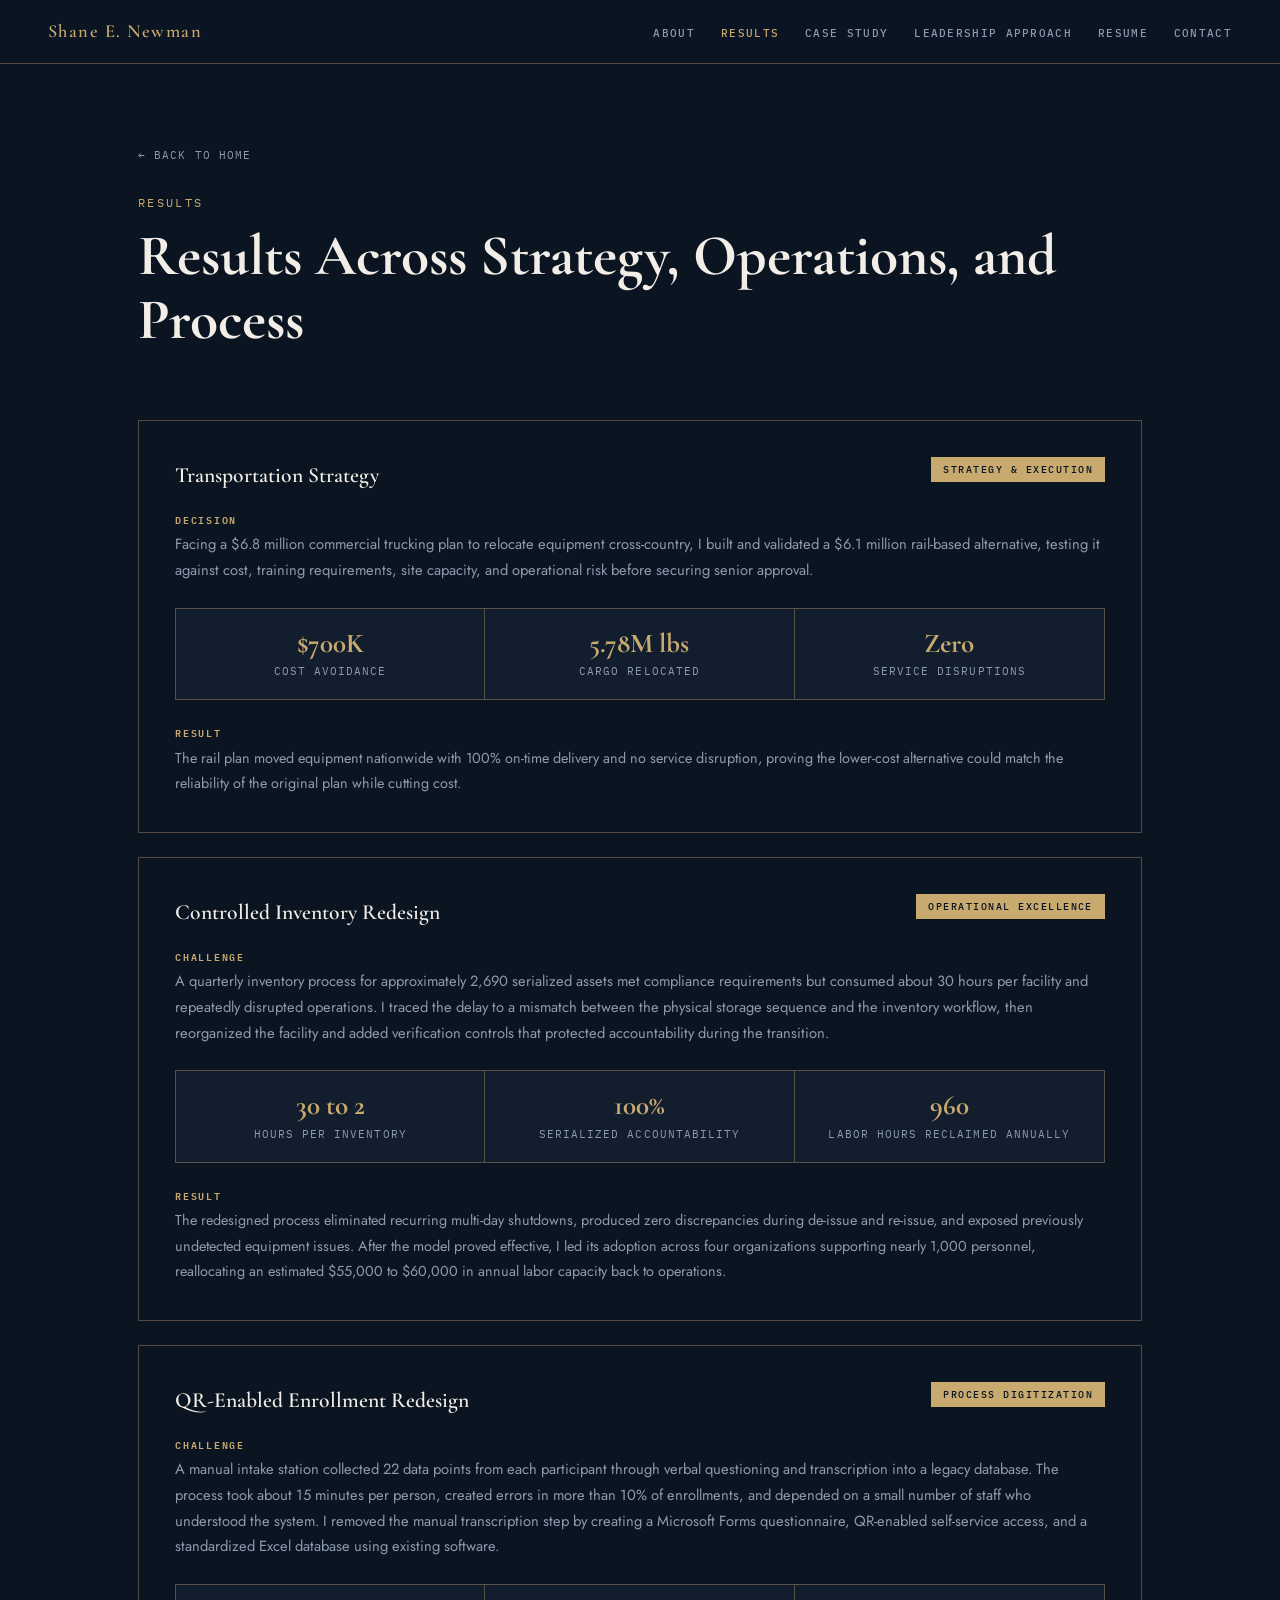
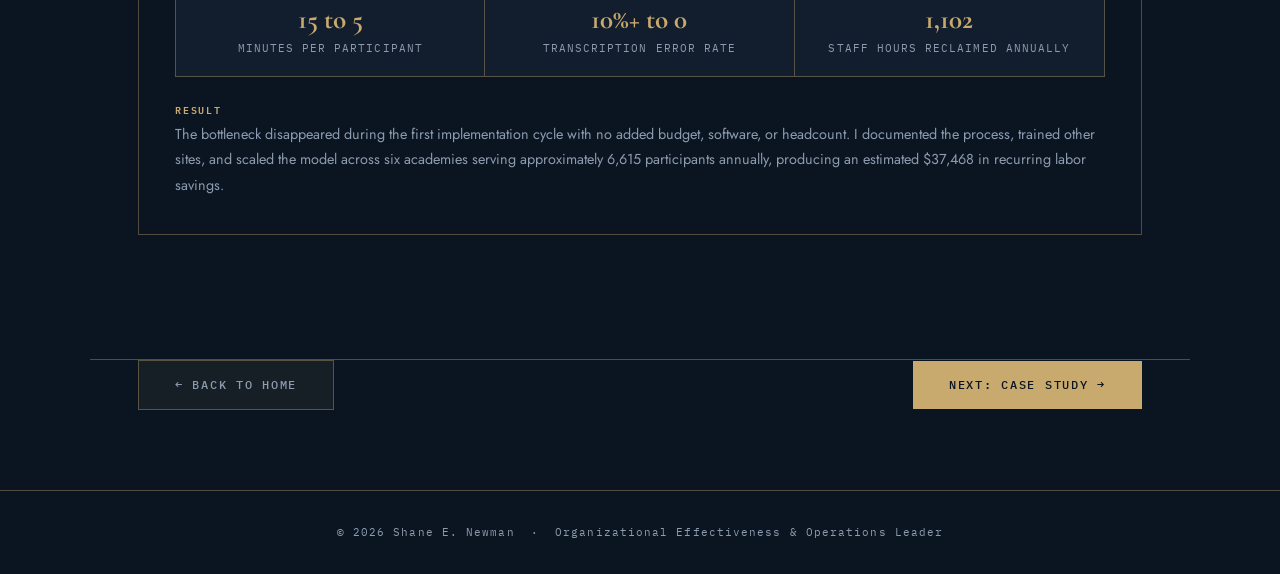
<file: highlights.html>
<!DOCTYPE html>
<html lang="en">
<head>
  <meta charset="UTF-8" />
  <meta name="viewport" content="width=device-width, initial-scale=1.0"/>
  <title>Results | Shane E. Newman</title>
  <meta name="description" content="Results across strategy, operations, and process improvement: transportation strategy, enrollment redesign, and inventory-process redesign." />
  <link href="https://fonts.googleapis.com/css2?family=Cormorant+Garamond:wght@400;500;600;700&family=Jost:wght@300;400;500;600&family=IBM+Plex+Mono:wght@400;500&display=swap" rel="stylesheet"/>
  <link rel="stylesheet" href="style.css" />
</head>
<body>

  <!-- NAV -->
  <nav>
    <a class="nav-logo" href="index.html">Shane E. Newman</a>
    <button class="nav-toggle" aria-label="Toggle navigation" onclick="document.querySelector('.nav-links').classList.toggle('open')">Menu</button>
    <ul class="nav-links">
      <li><a href="index.html#about">About</a></li>
      <li><a href="highlights.html" class="active">Results</a></li>
      <li><a href="case-study.html">Case Study</a></li>
      <li><a href="approach.html">Leadership Approach</a></li>
      <li><a href="resume.html">Resume</a></li>
      <li><a href="contact.html">Contact</a></li>
    </ul>
  </nav>

  <div class="page-hero">
    <a href="index.html" class="breadcrumb fade-in">&larr; Back to Home</a>
    <p class="page-subtitle fade-in">Results</p>
    <h1 class="page-title fade-in">Results Across Strategy, Operations, and Process</h1>
  </div>

  <section style="padding-top:0;">
    <div class="experience-entry fade-in" id="transportation">
      <div class="exp-header">
        <p class="exp-title">Transportation Strategy</p>
        <span class="exp-tag">Strategy &amp; Execution</span>
      </div>
      <p class="scan-label">Decision</p>
      <p class="impact-summary">
        Facing a $6.8 million commercial trucking plan to relocate equipment cross-country, I built and validated a $6.1 million rail-based alternative, testing it against cost, training requirements, site capacity, and operational risk before securing senior approval.
      </p>
      <div class="impact-metrics">
        <div class="impact-metric">
          <p class="impact-metric-value">$700K</p>
          <p class="impact-metric-label">Cost Avoidance</p>
        </div>
        <div class="impact-metric">
          <p class="impact-metric-value">5.78M lbs</p>
          <p class="impact-metric-label">Cargo Relocated</p>
        </div>
        <div class="impact-metric">
          <p class="impact-metric-value">Zero</p>
          <p class="impact-metric-label">Service Disruptions</p>
        </div>
      </div>
      <p class="scan-label" style="margin-top:20px;">Result</p>
      <p class="exp-body">
        The rail plan moved equipment nationwide with 100% on-time delivery and no service disruption, proving the lower-cost alternative could match the reliability of the original plan while cutting cost.
      </p>
    </div>

    <div class="experience-entry fade-in" id="inventory">
      <div class="exp-header">
        <p class="exp-title">Controlled Inventory Redesign</p>
        <span class="exp-tag">Operational Excellence</span>
      </div>
      <p class="scan-label">Challenge</p>
      <p class="impact-summary">
        A quarterly inventory process for approximately 2,690 serialized assets met compliance requirements but consumed about 30 hours per facility and repeatedly disrupted operations. I traced the delay to a mismatch between the physical storage sequence and the inventory workflow, then reorganized the facility and added verification controls that protected accountability during the transition.
      </p>
      <div class="impact-metrics">
        <div class="impact-metric">
          <p class="impact-metric-value">30 to 2</p>
          <p class="impact-metric-label">Hours per Inventory</p>
        </div>
        <div class="impact-metric">
          <p class="impact-metric-value">100%</p>
          <p class="impact-metric-label">Serialized Accountability</p>
        </div>
        <div class="impact-metric">
          <p class="impact-metric-value">960</p>
          <p class="impact-metric-label">Labor Hours Reclaimed Annually</p>
        </div>
      </div>
      <p class="scan-label" style="margin-top:20px;">Result</p>
      <p class="exp-body">
        The redesigned process eliminated recurring multi-day shutdowns, produced zero discrepancies during de-issue and re-issue, and exposed previously undetected equipment issues. After the model proved effective, I led its adoption across four organizations supporting nearly 1,000 personnel, reallocating an estimated $55,000 to $60,000 in annual labor capacity back to operations.
      </p>
    </div>

    <div class="experience-entry fade-in" id="enrollment">
      <div class="exp-header">
        <p class="exp-title">QR-Enabled Enrollment Redesign</p>
        <span class="exp-tag">Process Digitization</span>
      </div>
      <p class="scan-label">Challenge</p>
      <p class="impact-summary">
        A manual intake station collected 22 data points from each participant through verbal questioning and transcription into a legacy database. The process took about 15 minutes per person, created errors in more than 10% of enrollments, and depended on a small number of staff who understood the system. I removed the manual transcription step by creating a Microsoft Forms questionnaire, QR-enabled self-service access, and a standardized Excel database using existing software.
      </p>
      <div class="impact-metrics">
        <div class="impact-metric">
          <p class="impact-metric-value">15 to 5</p>
          <p class="impact-metric-label">Minutes per Participant</p>
        </div>
        <div class="impact-metric">
          <p class="impact-metric-value">10%+ to 0</p>
          <p class="impact-metric-label">Transcription Error Rate</p>
        </div>
        <div class="impact-metric">
          <p class="impact-metric-value">1,102</p>
          <p class="impact-metric-label">Staff Hours Reclaimed Annually</p>
        </div>
      </div>
      <p class="scan-label" style="margin-top:20px;">Result</p>
      <p class="exp-body">
        The bottleneck disappeared during the first implementation cycle with no added budget, software, or headcount. I documented the process, trained other sites, and scaled the model across six academies serving approximately 6,615 participants annually, producing an estimated $37,468 in recurring labor savings.
      </p>
    </div>
  </section>

  <div class="section-divider"></div>

  <div class="page-footer-nav">
    <a href="index.html" class="btn-secondary">&larr; Back to Home</a>
    <a href="case-study.html" class="btn-primary">Next: Case Study &rarr;</a>
  </div>

  <footer>
    &copy; 2026 Shane E. Newman &nbsp;&middot;&nbsp; Organizational Effectiveness &amp; Operations Leader
  </footer>

  <script>
    const observer = new IntersectionObserver((entries) => {
      entries.forEach((entry, i) => {
        if (entry.isIntersecting) {
          setTimeout(() => entry.target.classList.add('visible'), i * 80);
        }
      });
    }, { threshold: 0.1 });
    document.querySelectorAll('.fade-in').forEach(el => observer.observe(el));
    document.querySelectorAll('.nav-links a').forEach(link => {
      link.addEventListener('click', () => {
        document.querySelector('.nav-links').classList.remove('open');
      });
    });
  </script>

</body>
</html>
</file>
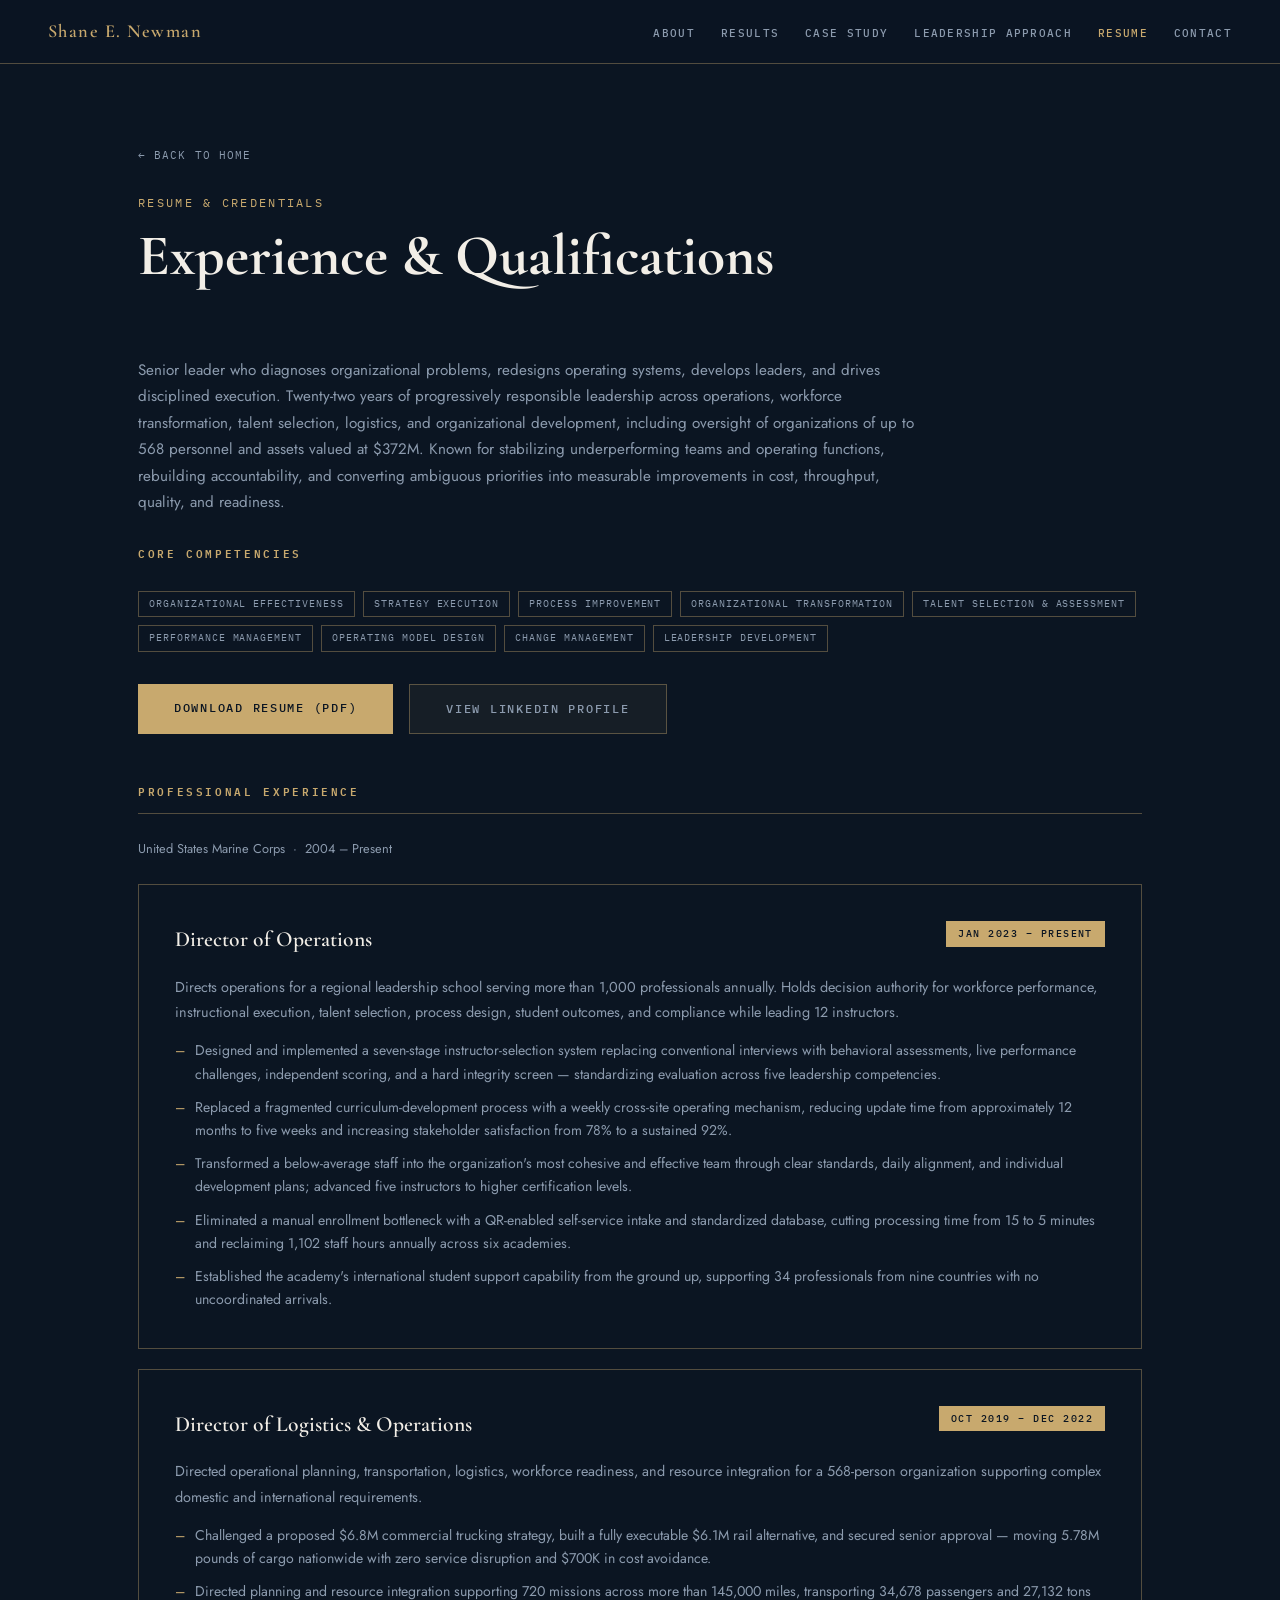
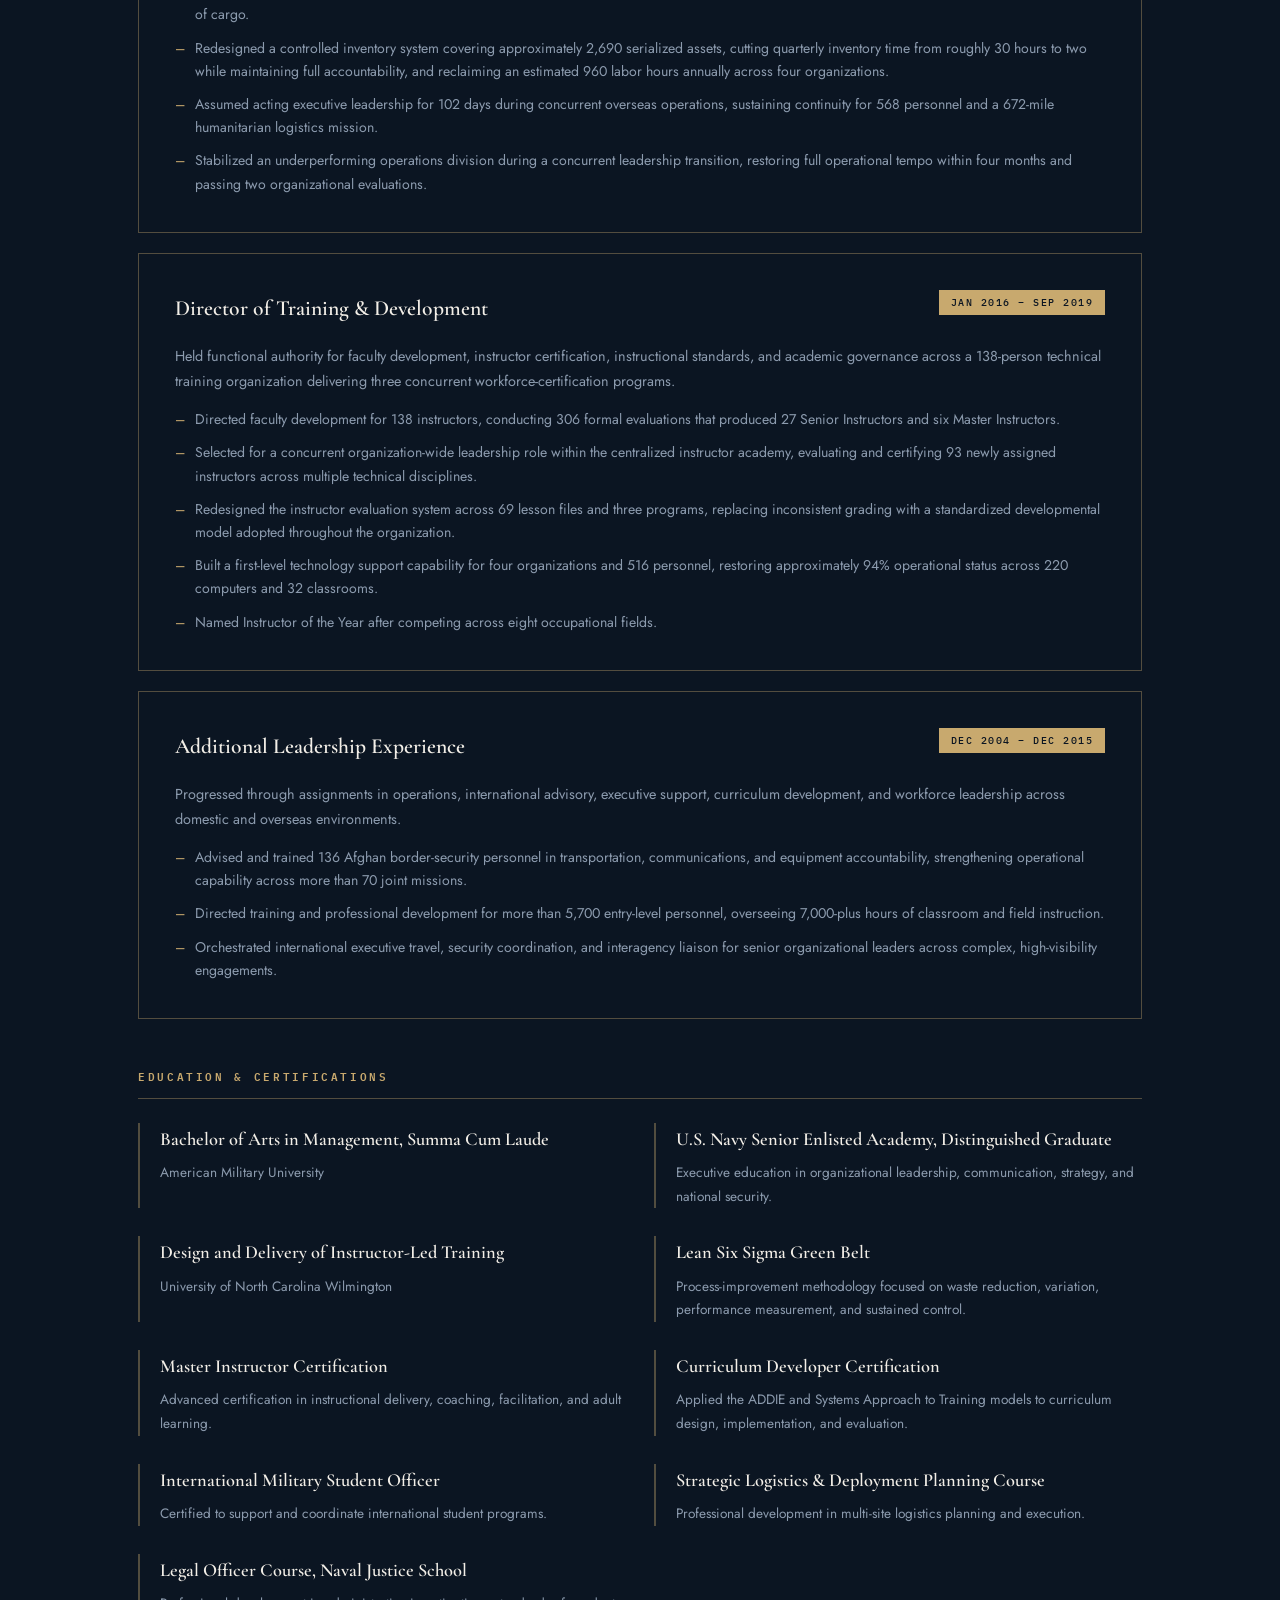
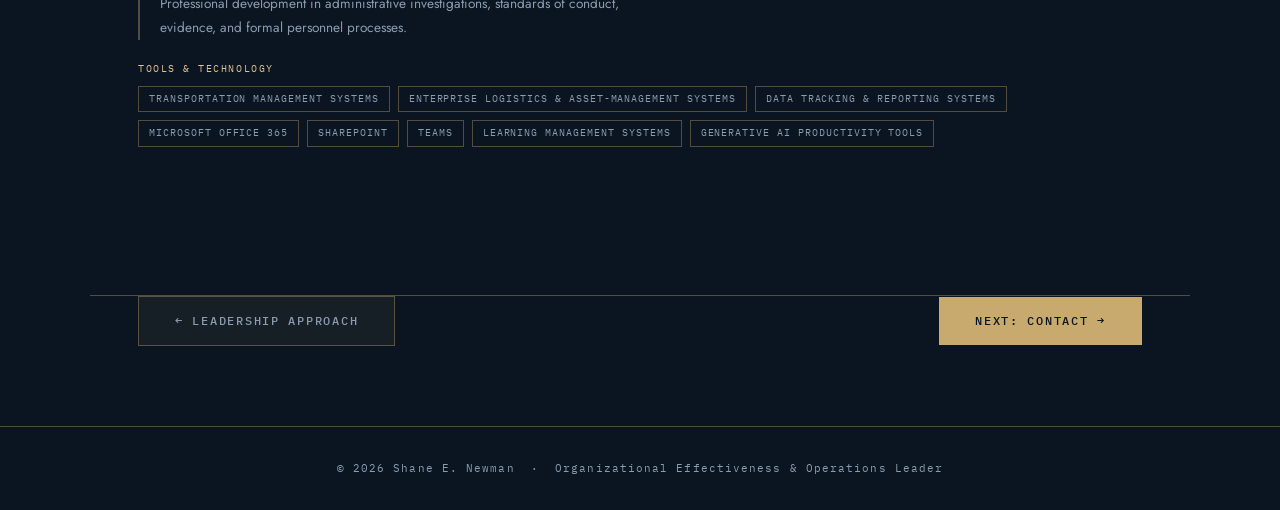
<file: resume.html>
<!DOCTYPE html>
<html lang="en">
<head>
  <meta charset="UTF-8" />
  <meta name="viewport" content="width=device-width, initial-scale=1.0"/>
  <title>Resume &amp; Credentials | Shane E. Newman</title>
  <meta name="description" content="Shane E. Newman's professional experience, education, and certifications. Download the full resume." />
  <link href="https://fonts.googleapis.com/css2?family=Cormorant+Garamond:wght@400;500;600;700&family=Jost:wght@300;400;500;600&family=IBM+Plex+Mono:wght@400;500&display=swap" rel="stylesheet"/>
  <link rel="stylesheet" href="style.css" />
</head>
<body>

  <!-- NAV -->
  <nav>
    <a class="nav-logo" href="index.html">Shane E. Newman</a>
    <button class="nav-toggle" aria-label="Toggle navigation" onclick="document.querySelector('.nav-links').classList.toggle('open')">Menu</button>
    <ul class="nav-links">
      <li><a href="index.html#about">About</a></li>
      <li><a href="highlights.html">Results</a></li>
      <li><a href="case-study.html">Case Study</a></li>
      <li><a href="approach.html">Leadership Approach</a></li>
      <li><a href="resume.html" class="active">Resume</a></li>
      <li><a href="contact.html">Contact</a></li>
    </ul>
  </nav>

  <div class="page-hero">
    <a href="index.html" class="breadcrumb fade-in">&larr; Back to Home</a>
    <p class="page-subtitle fade-in">Resume &amp; Credentials</p>
    <h1 class="page-title fade-in">Experience &amp; Qualifications</h1>
  </div>

  <section style="padding-top:0;">
    <div class="fade-in" style="margin-bottom:48px;">
      <p class="resume-summary">Senior leader who diagnoses organizational problems, redesigns operating systems, develops leaders, and drives disciplined execution. Twenty-two years of progressively responsible leadership across operations, workforce transformation, talent selection, logistics, and organizational development, including oversight of organizations of up to 568 personnel and assets valued at $372M. Known for stabilizing underperforming teams and operating functions, rebuilding accountability, and converting ambiguous priorities into measurable improvements in cost, throughput, quality, and readiness.</p>
      <p class="resume-section-title" style="border-bottom:none; margin-bottom:16px;">Core Competencies</p>
      <div class="project-skills" style="margin-bottom:32px;">
        <span class="skill-tag">Organizational Effectiveness</span>
        <span class="skill-tag">Strategy Execution</span>
        <span class="skill-tag">Process Improvement</span>
        <span class="skill-tag">Organizational Transformation</span>
        <span class="skill-tag">Talent Selection &amp; Assessment</span>
        <span class="skill-tag">Performance Management</span>
        <span class="skill-tag">Operating Model Design</span>
        <span class="skill-tag">Change Management</span>
        <span class="skill-tag">Leadership Development</span>
      </div>
      <div style="display:flex; gap:16px; flex-wrap:wrap;">
        <a href="Shane_Newman_Resume.pdf" target="_blank" class="btn-primary">Download Resume (PDF)</a>
        <a href="https://linkedin.com/in/shane-newman" target="_blank" class="btn-secondary">View LinkedIn Profile</a>
      </div>
    </div>

    <div class="resume-section fade-in">
      <p class="resume-section-title">Professional Experience</p>
      <p style="font-size:0.8rem; color:var(--grey); margin-bottom:24px;">United States Marine Corps &nbsp;&middot;&nbsp; 2004 &ndash; Present</p>

      <div class="experience-entry" style="margin-bottom:20px;" id="dir-ops">
        <div class="exp-header">
          <p class="exp-title">Director of Operations</p>
          <span class="exp-tag">Jan 2023 &ndash; Present</span>
        </div>
        <p class="exp-body">Directs operations for a regional leadership school serving more than 1,000 professionals annually. Holds decision authority for workforce performance, instructional execution, talent selection, process design, student outcomes, and compliance while leading 12 instructors.</p>
        <ul class="resume-bullets">
          <li>Designed and implemented a seven-stage instructor-selection system replacing conventional interviews with behavioral assessments, live performance challenges, independent scoring, and a hard integrity screen &mdash; standardizing evaluation across five leadership competencies.</li>
          <li>Replaced a fragmented curriculum-development process with a weekly cross-site operating mechanism, reducing update time from approximately 12 months to five weeks and increasing stakeholder satisfaction from 78% to a sustained 92%.</li>
          <li>Transformed a below-average staff into the organization's most cohesive and effective team through clear standards, daily alignment, and individual development plans; advanced five instructors to higher certification levels.</li>
          <li>Eliminated a manual enrollment bottleneck with a QR-enabled self-service intake and standardized database, cutting processing time from 15 to 5 minutes and reclaiming 1,102 staff hours annually across six academies.</li>
          <li>Established the academy's international student support capability from the ground up, supporting 34 professionals from nine countries with no uncoordinated arrivals.</li>
        </ul>
      </div>

      <div class="experience-entry" style="margin-bottom:20px;" id="dir-logistics">
        <div class="exp-header">
          <p class="exp-title">Director of Logistics &amp; Operations</p>
          <span class="exp-tag">Oct 2019 &ndash; Dec 2022</span>
        </div>
        <p class="exp-body">Directed operational planning, transportation, logistics, workforce readiness, and resource integration for a 568-person organization supporting complex domestic and international requirements.</p>
        <ul class="resume-bullets">
          <li>Challenged a proposed $6.8M commercial trucking strategy, built a fully executable $6.1M rail alternative, and secured senior approval &mdash; moving 5.78M pounds of cargo nationwide with zero service disruption and $700K in cost avoidance.</li>
          <li>Directed planning and resource integration supporting 720 missions across more than 145,000 miles, transporting 34,678 passengers and 27,132 tons of cargo.</li>
          <li>Redesigned a controlled inventory system covering approximately 2,690 serialized assets, cutting quarterly inventory time from roughly 30 hours to two while maintaining full accountability, and reclaiming an estimated 960 labor hours annually across four organizations.</li>
          <li>Assumed acting executive leadership for 102 days during concurrent overseas operations, sustaining continuity for 568 personnel and a 672-mile humanitarian logistics mission.</li>
          <li>Stabilized an underperforming operations division during a concurrent leadership transition, restoring full operational tempo within four months and passing two organizational evaluations.</li>
        </ul>
      </div>

      <div class="experience-entry" style="margin-bottom:20px;" id="dir-training">
        <div class="exp-header">
          <p class="exp-title">Director of Training &amp; Development</p>
          <span class="exp-tag">Jan 2016 &ndash; Sep 2019</span>
        </div>
        <p class="exp-body">Held functional authority for faculty development, instructor certification, instructional standards, and academic governance across a 138-person technical training organization delivering three concurrent workforce-certification programs.</p>
        <ul class="resume-bullets">
          <li>Directed faculty development for 138 instructors, conducting 306 formal evaluations that produced 27 Senior Instructors and six Master Instructors.</li>
          <li>Selected for a concurrent organization-wide leadership role within the centralized instructor academy, evaluating and certifying 93 newly assigned instructors across multiple technical disciplines.</li>
          <li>Redesigned the instructor evaluation system across 69 lesson files and three programs, replacing inconsistent grading with a standardized developmental model adopted throughout the organization.</li>
          <li>Built a first-level technology support capability for four organizations and 516 personnel, restoring approximately 94% operational status across 220 computers and 32 classrooms.</li>
          <li>Named Instructor of the Year after competing across eight occupational fields.</li>
        </ul>
      </div>

      <div class="experience-entry">
        <div class="exp-header">
          <p class="exp-title">Additional Leadership Experience</p>
          <span class="exp-tag">Dec 2004 &ndash; Dec 2015</span>
        </div>
        <p class="exp-body">Progressed through assignments in operations, international advisory, executive support, curriculum development, and workforce leadership across domestic and overseas environments.</p>
        <ul class="resume-bullets">
          <li>Advised and trained 136 Afghan border-security personnel in transportation, communications, and equipment accountability, strengthening operational capability across more than 70 joint missions.</li>
          <li>Directed training and professional development for more than 5,700 entry-level personnel, overseeing 7,000-plus hours of classroom and field instruction.</li>
          <li>Orchestrated international executive travel, security coordination, and interagency liaison for senior organizational leaders across complex, high-visibility engagements.</li>
        </ul>
      </div>
    </div>

    <div class="resume-section fade-in">
      <p class="resume-section-title">Education &amp; Certifications</p>
      <div class="edu-list">
        <div class="edu-item">
          <h4>Bachelor of Arts in Management, Summa Cum Laude</h4>
          <p>American Military University</p>
        </div>
        <div class="edu-item">
          <h4>U.S. Navy Senior Enlisted Academy, Distinguished Graduate</h4>
          <p>Executive education in organizational leadership, communication, strategy, and national security.</p>
        </div>
        <div class="edu-item">
          <h4>Design and Delivery of Instructor-Led Training</h4>
          <p>University of North Carolina Wilmington</p>
        </div>
        <div class="edu-item">
          <h4>Lean Six Sigma Green Belt</h4>
          <p>Process-improvement methodology focused on waste reduction, variation, performance measurement, and sustained control.</p>
        </div>
        <div class="edu-item">
          <h4>Master Instructor Certification</h4>
          <p>Advanced certification in instructional delivery, coaching, facilitation, and adult learning.</p>
        </div>
        <div class="edu-item">
          <h4>Curriculum Developer Certification</h4>
          <p>Applied the ADDIE and Systems Approach to Training models to curriculum design, implementation, and evaluation.</p>
        </div>
        <div class="edu-item">
          <h4>International Military Student Officer</h4>
          <p>Certified to support and coordinate international student programs.</p>
        </div>
        <div class="edu-item">
          <h4>Strategic Logistics &amp; Deployment Planning Course</h4>
          <p>Professional development in multi-site logistics planning and execution.</p>
        </div>
        <div class="edu-item">
          <h4>Legal Officer Course, Naval Justice School</h4>
          <p>Professional development in administrative investigations, standards of conduct, evidence, and formal personnel processes.</p>
        </div>
      </div>

      <p class="resume-sub-label">Tools &amp; Technology</p>
      <div class="project-skills">
        <span class="skill-tag">Transportation Management Systems</span>
        <span class="skill-tag">Enterprise Logistics &amp; Asset-Management Systems</span>
        <span class="skill-tag">Data Tracking &amp; Reporting Systems</span>
        <span class="skill-tag">Microsoft Office 365</span>
        <span class="skill-tag">SharePoint</span>
        <span class="skill-tag">Teams</span>
        <span class="skill-tag">Learning Management Systems</span>
        <span class="skill-tag">Generative AI Productivity Tools</span>
      </div>
    </div>
  </section>

  <div class="section-divider"></div>

  <div class="page-footer-nav">
    <a href="approach.html" class="btn-secondary">&larr; Leadership Approach</a>
    <a href="contact.html" class="btn-primary">Next: Contact &rarr;</a>
  </div>

  <footer>
    &copy; 2026 Shane E. Newman &nbsp;&middot;&nbsp; Organizational Effectiveness &amp; Operations Leader
  </footer>

  <script>
    const observer = new IntersectionObserver((entries) => {
      entries.forEach((entry, i) => {
        if (entry.isIntersecting) {
          setTimeout(() => entry.target.classList.add('visible'), i * 80);
        }
      });
    }, { threshold: 0.1 });
    document.querySelectorAll('.fade-in').forEach(el => observer.observe(el));
    document.querySelectorAll('.nav-links a').forEach(link => {
      link.addEventListener('click', () => {
        document.querySelector('.nav-links').classList.remove('open');
      });
    });
  </script>

</body>
</html>
</file>
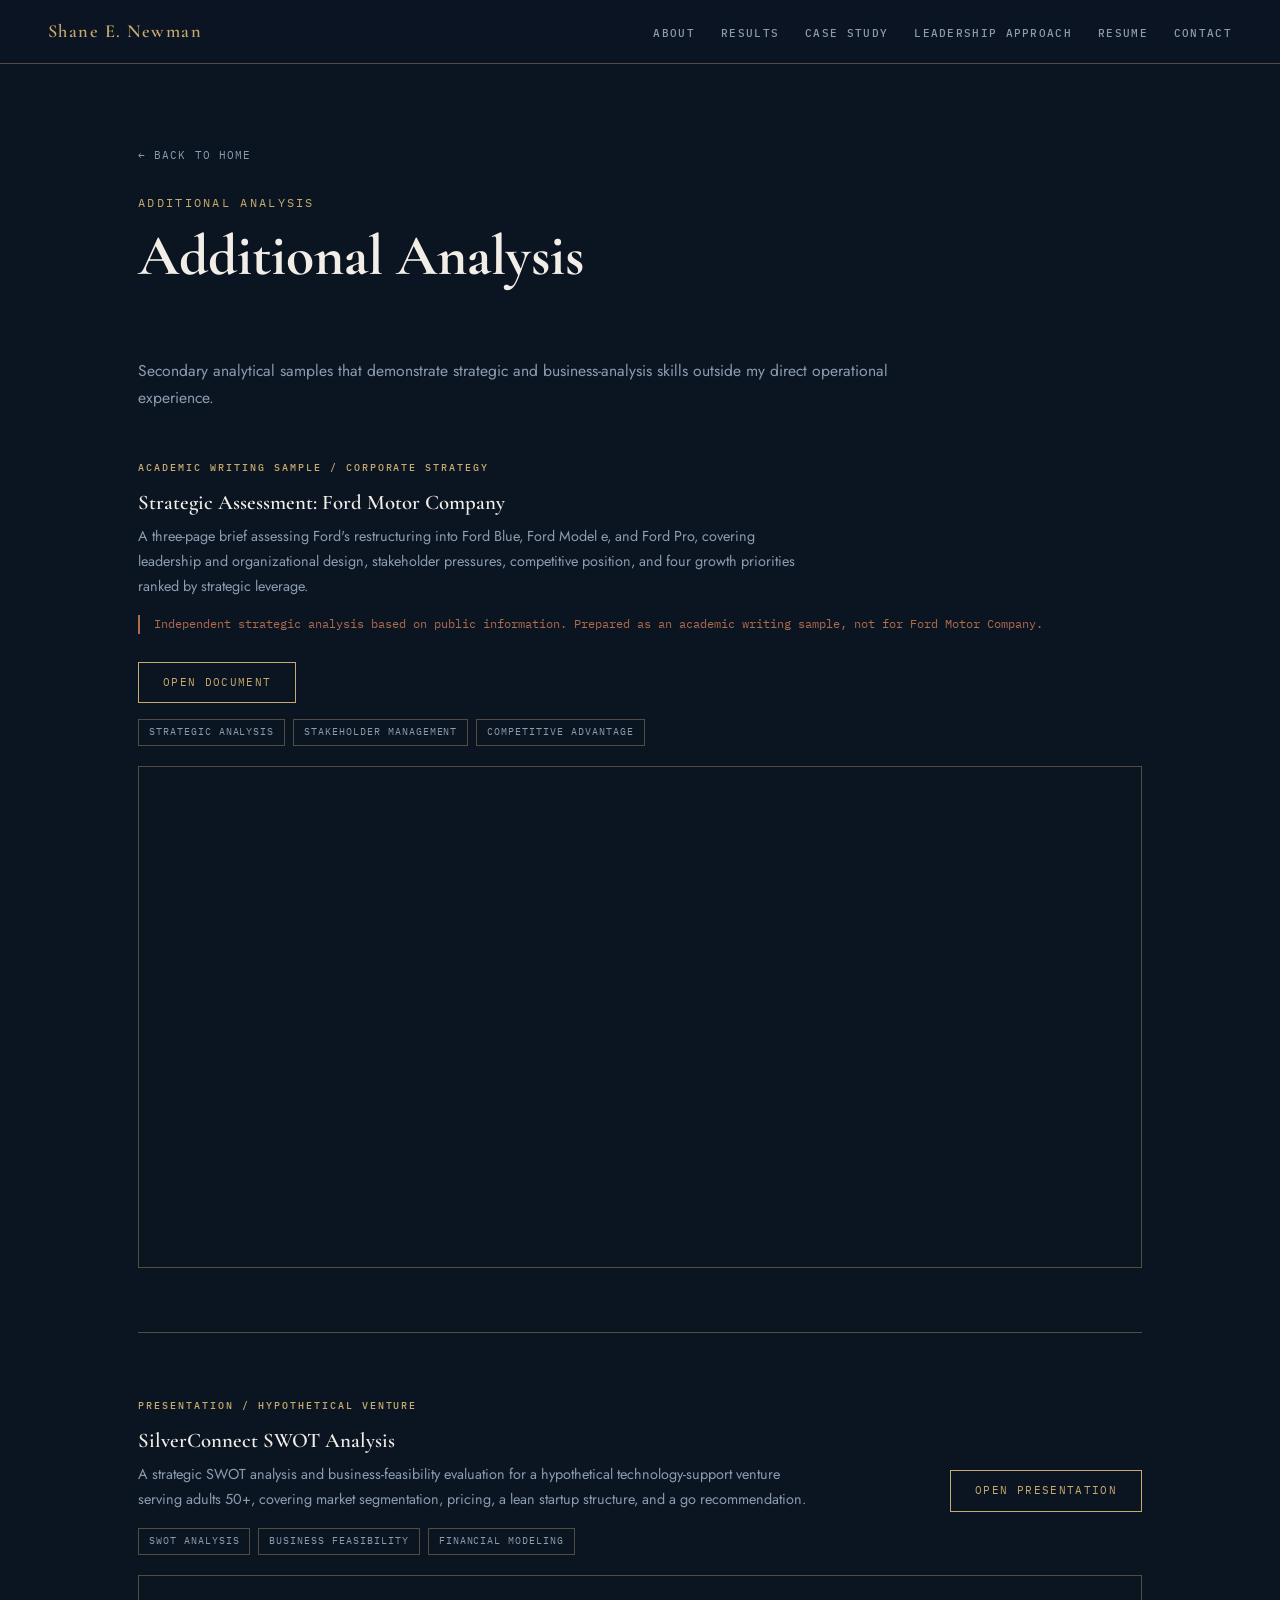
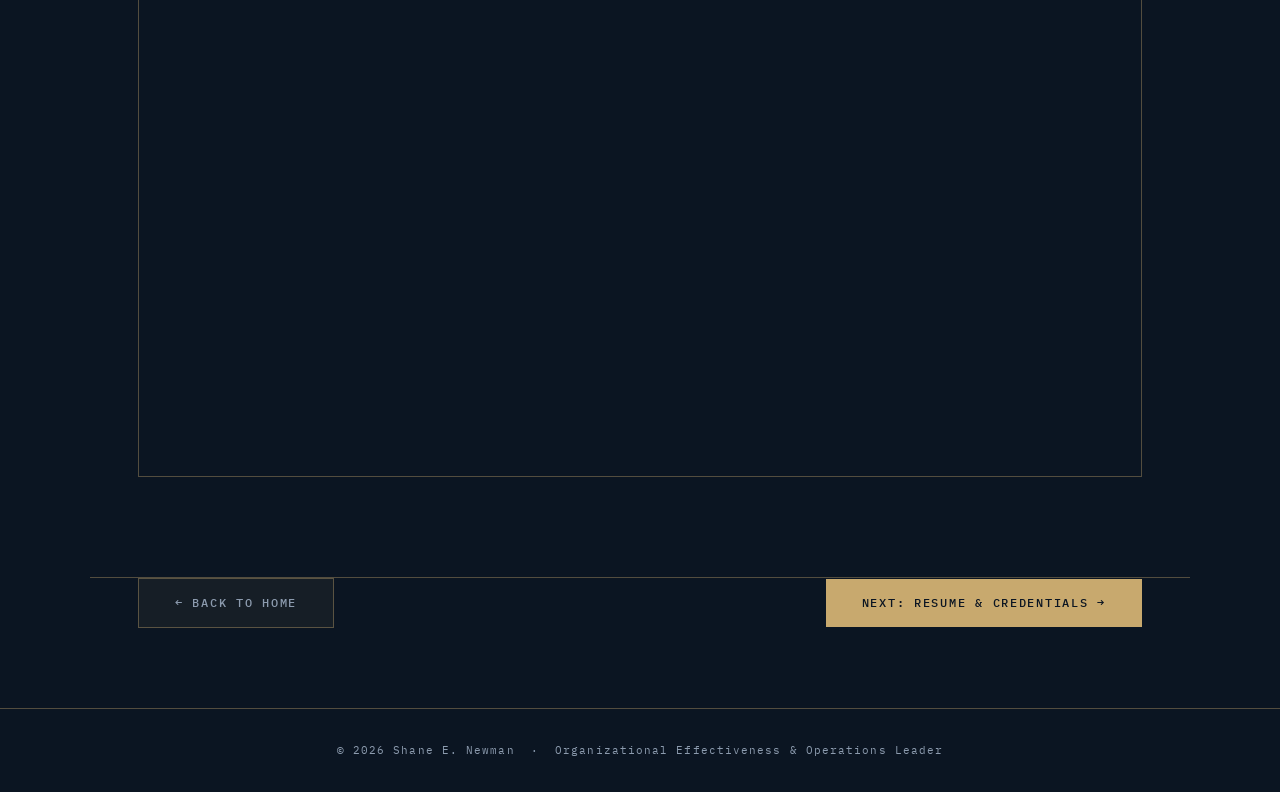
<file: samples.html>
<!DOCTYPE html>
<html lang="en">
<head>
  <meta charset="UTF-8" />
  <meta name="viewport" content="width=device-width, initial-scale=1.0"/>
  <title>Additional Analysis | Shane E. Newman</title>
  <meta name="description" content="Secondary analytical writing samples: a Ford Motor Company strategic assessment and a SilverConnect SWOT analysis." />
  <link href="https://fonts.googleapis.com/css2?family=Cormorant+Garamond:wght@400;500;600;700&family=Jost:wght@300;400;500;600&family=IBM+Plex+Mono:wght@400;500&display=swap" rel="stylesheet"/>
  <link rel="stylesheet" href="style.css" />
</head>
<body>

  <!-- NAV -->
  <nav>
    <a class="nav-logo" href="index.html">Shane E. Newman</a>
    <button class="nav-toggle" aria-label="Toggle navigation" onclick="document.querySelector('.nav-links').classList.toggle('open')">Menu</button>
    <ul class="nav-links">
      <li><a href="index.html#about">About</a></li>
      <li><a href="highlights.html">Results</a></li>
      <li><a href="case-study.html">Case Study</a></li>
      <li><a href="approach.html">Leadership Approach</a></li>
      <li><a href="resume.html">Resume</a></li>
      <li><a href="contact.html">Contact</a></li>
    </ul>
  </nav>

  <div class="page-hero">
    <a href="index.html" class="breadcrumb fade-in">&larr; Back to Home</a>
    <p class="page-subtitle fade-in">Additional Analysis</p>
    <h1 class="page-title fade-in">Additional Analysis</h1>
  </div>

  <section style="padding-top:0;">
    <p class="section-intro fade-in" style="margin-top:0;">Secondary analytical samples that demonstrate strategic and business-analysis skills outside my direct operational experience.</p>

    <!-- FORD PAPER -->
    <div class="fade-in" style="margin-bottom: 64px;">
      <div style="display:flex; justify-content:space-between; align-items:flex-end; margin-bottom:16px; flex-wrap:wrap; gap:12px;">
        <div>
          <p class="project-type">Academic Writing Sample / Corporate Strategy</p>
          <h3 class="project-title" style="margin-bottom:8px;">Strategic Assessment: Ford Motor Company</h3>
          <p style="color:var(--grey); font-size:0.9rem; max-width:680px;">A three-page brief assessing Ford's restructuring into Ford Blue, Ford Model e, and Ford Pro, covering leadership and organizational design, stakeholder pressures, competitive position, and four growth priorities ranked by strategic leverage.</p>
          <p class="sample-disclaimer">Independent strategic analysis based on public information. Prepared as an academic writing sample, not for Ford Motor Company.</p>
        </div>
        <a href="Shane_Newman_Ford_Strategic_Brief.pdf" target="_blank" class="btn-outline-gold">Open Document</a>
      </div>
      <div style="display:flex; gap:8px; flex-wrap:wrap;">
        <span class="skill-tag">Strategic Analysis</span>
        <span class="skill-tag">Stakeholder Management</span>
        <span class="skill-tag">Competitive Advantage</span>
      </div>
      <div class="doc-preview">
        <iframe src="Shane_Newman_Ford_Strategic_Brief.pdf" width="100%" height="500" loading="lazy" title="Strategic Assessment: Ford Motor Company"></iframe>
      </div>
    </div>

    <div style="width:100%; height:1px; background:var(--divider); margin-bottom:64px;"></div>

    <!-- SILVERCONNECT -->
    <div class="fade-in">
      <div style="display:flex; justify-content:space-between; align-items:flex-end; margin-bottom:16px; flex-wrap:wrap; gap:12px;">
        <div>
          <p class="project-type">Presentation / Hypothetical Venture</p>
          <h3 class="project-title" style="margin-bottom:8px;">SilverConnect SWOT Analysis</h3>
          <p style="color:var(--grey); font-size:0.9rem; max-width:680px;">A strategic SWOT analysis and business-feasibility evaluation for a hypothetical technology-support venture serving adults 50+, covering market segmentation, pricing, a lean startup structure, and a go recommendation.</p>
        </div>
        <a href="Shane_Newman_SWOT_Analysis_SilverConnect_Tech_Support.pdf" target="_blank" class="btn-outline-gold">Open Presentation</a>
      </div>
      <div style="display:flex; gap:8px; flex-wrap:wrap;">
        <span class="skill-tag">SWOT Analysis</span>
        <span class="skill-tag">Business Feasibility</span>
        <span class="skill-tag">Financial Modeling</span>
      </div>
      <div class="doc-preview">
        <iframe src="Shane_Newman_SWOT_Analysis_SilverConnect_Tech_Support.pdf" width="100%" height="500" loading="lazy" title="SilverConnect SWOT Analysis"></iframe>
      </div>
    </div>
  </section>

  <div class="section-divider"></div>

  <div class="page-footer-nav">
    <a href="index.html" class="btn-secondary">&larr; Back to Home</a>
    <a href="resume.html" class="btn-primary">Next: Resume &amp; Credentials &rarr;</a>
  </div>

  <footer>
    &copy; 2026 Shane E. Newman &nbsp;&middot;&nbsp; Organizational Effectiveness &amp; Operations Leader
  </footer>

  <script>
    const observer = new IntersectionObserver((entries) => {
      entries.forEach((entry, i) => {
        if (entry.isIntersecting) {
          setTimeout(() => entry.target.classList.add('visible'), i * 80);
        }
      });
    }, { threshold: 0.1 });
    document.querySelectorAll('.fade-in').forEach(el => observer.observe(el));
    document.querySelectorAll('.nav-links a').forEach(link => {
      link.addEventListener('click', () => {
        document.querySelector('.nav-links').classList.remove('open');
      });
    });
  </script>

</body>
</html>
</file>
<file: style.css>
:root {
  --navy: #0b1522;
  --navy-mid: #121e2e;
  --navy-light: #1b2c42;
  --gold: #c8a96e;
  --gold-light: #dfc28e;
  --white: #f2eee7;
  --grey: #8c9bae;
  --brick: #b06a4d;
  --divider: rgba(200, 169, 110, 0.38);
}

* { margin: 0; padding: 0; box-sizing: border-box; }

html { scroll-behavior: smooth; }

body {
  background: var(--navy);
  color: var(--white);
  font-family: 'Jost', sans-serif;
  font-weight: 400;
  line-height: 1.75;
}

.mono {
  font-family: 'IBM Plex Mono', monospace;
}

/* NAV */
nav {
  position: fixed;
  top: 0; left: 0; right: 0;
  z-index: 100;
  background: rgba(11, 21, 34, 0.94);
  backdrop-filter: blur(10px);
  border-bottom: 1px solid var(--divider);
  display: flex;
  justify-content: space-between;
  align-items: center;
  padding: 0 48px;
  height: 64px;
}

.nav-logo {
  font-family: 'Cormorant Garamond', serif;
  font-weight: 600;
  font-size: 1.15rem;
  letter-spacing: 0.08em;
  color: var(--gold);
  text-decoration: none;
  white-space: nowrap;
}

.nav-links {
  display: flex;
  gap: 26px;
  list-style: none;
}

.nav-links a {
  text-decoration: none;
  color: var(--grey);
  font-family: 'IBM Plex Mono', monospace;
  font-size: 0.68rem;
  letter-spacing: 0.12em;
  text-transform: uppercase;
  font-weight: 500;
  transition: color 0.2s;
}

.nav-links a:hover, .nav-links a.active { color: var(--gold); }

.nav-toggle {
  display: none;
  background: none;
  border: 1px solid var(--divider);
  color: var(--gold);
  font-family: 'IBM Plex Mono', monospace;
  font-size: 0.7rem;
  letter-spacing: 0.12em;
  text-transform: uppercase;
  padding: 8px 14px;
  cursor: pointer;
}

/* HERO */
#home {
  min-height: 100vh;
  display: flex;
  flex-direction: column;
  justify-content: center;
  align-items: center;
  text-align: center;
  padding: 120px 48px 80px;
  position: relative;
  overflow: hidden;
}

#home::before {
  content: '';
  position: absolute;
  top: 0; left: 0; right: 0; bottom: 0;
  background:
    radial-gradient(ellipse at 70% 40%, rgba(200,169,110,0.07) 0%, transparent 60%),
    radial-gradient(ellipse at 20% 80%, rgba(27,44,66,0.8) 0%, transparent 60%);
  pointer-events: none;
}

.hero-eyebrow {
  font-family: 'IBM Plex Mono', monospace;
  font-size: 0.7rem;
  letter-spacing: 0.28em;
  text-transform: uppercase;
  color: var(--gold);
  margin-bottom: 24px;
  font-weight: 500;
}

.hero-name {
  font-family: 'Cormorant Garamond', serif;
  font-size: clamp(2.8rem, 6vw, 5.5rem);
  font-weight: 700;
  line-height: 1.0;
  color: var(--white);
  margin-bottom: 12px;
  letter-spacing: -0.01em;
}

.hero-title {
  font-family: 'Cormorant Garamond', serif;
  font-size: clamp(1.2rem, 2.5vw, 1.8rem);
  font-weight: 400;
  color: var(--gold-light);
  margin-bottom: 14px;
  letter-spacing: 0.04em;
}

.hero-subheading {
  font-family: 'IBM Plex Mono', monospace;
  font-size: 0.74rem;
  letter-spacing: 0.1em;
  text-transform: uppercase;
  color: var(--grey);
  margin-bottom: 40px;
  font-weight: 500;
}

.hero-statement {
  max-width: 680px;
  font-size: 1rem;
  color: var(--grey);
  line-height: 1.9;
  margin-bottom: 56px;
  border-left: 2px solid var(--gold);
  padding-left: 24px;
  text-align: left;
}

.hero-cta {
  display: flex;
  gap: 16px;
  flex-wrap: wrap;
  justify-content: center;
}

.hero-stats {
  display: flex;
  width: 100%;
  max-width: 900px;
  margin-top: 64px;
  border: 1px solid var(--divider);
}

.hero-stat {
  flex: 1;
  padding: 28px 16px;
  text-align: center;
  border-right: 1px solid var(--divider);
}

.hero-stat:last-child { border-right: none; }

.hero-stat-val {
  font-family: 'Cormorant Garamond', serif;
  font-size: clamp(1.8rem, 3vw, 2.6rem);
  font-weight: 700;
  color: var(--gold);
  line-height: 1;
  margin-bottom: 8px;
}

.hero-stat-label {
  font-family: 'IBM Plex Mono', monospace;
  font-size: 0.7rem;
  letter-spacing: 0.12em;
  text-transform: uppercase;
  color: var(--grey);
  font-weight: 500;
}

.btn-primary {
  display: inline-block;
  padding: 14px 36px;
  background: var(--gold);
  color: var(--navy);
  text-decoration: none;
  font-family: 'IBM Plex Mono', monospace;
  font-size: 0.72rem;
  letter-spacing: 0.15em;
  text-transform: uppercase;
  font-weight: 500;
  transition: background 0.2s, transform 0.2s;
}

.btn-primary:hover { background: var(--gold-light); transform: translateY(-2px); }

.btn-secondary {
  display: inline-block;
  padding: 14px 36px;
  border: 1px solid var(--divider);
  background: rgba(200, 169, 110, 0.06);
  color: var(--grey);
  text-decoration: none;
  font-family: 'IBM Plex Mono', monospace;
  font-size: 0.72rem;
  letter-spacing: 0.15em;
  text-transform: uppercase;
  font-weight: 500;
  transition: border-color 0.2s, color 0.2s, transform 0.2s, background 0.2s;
}

.btn-secondary:hover { border-color: var(--gold); color: var(--gold); transform: translateY(-2px); background: rgba(200, 169, 110, 0.1); }

.btn-tertiary {
  display: inline-flex;
  align-items: center;
  padding: 14px 4px;
  color: var(--grey);
  text-decoration: none;
  font-family: 'IBM Plex Mono', monospace;
  font-size: 0.72rem;
  letter-spacing: 0.15em;
  text-transform: uppercase;
  font-weight: 500;
  border-bottom: 1px solid transparent;
  transition: color 0.2s, border-color 0.2s;
}

.btn-tertiary:hover { color: var(--gold); border-color: var(--gold); }

.text-link {
  color: var(--grey);
  text-decoration: none;
  font-family: 'IBM Plex Mono', monospace;
  font-size: 0.72rem;
  letter-spacing: 0.1em;
  text-transform: uppercase;
  font-weight: 500;
  border-bottom: 1px solid var(--divider);
  padding-bottom: 2px;
  transition: color 0.2s, border-color 0.2s;
}

.text-link:hover { color: var(--gold); border-color: var(--gold); }

.btn-outline-gold {
  display: inline-block;
  padding: 10px 24px;
  border: 1px solid var(--gold);
  color: var(--gold);
  font-family: 'IBM Plex Mono', monospace;
  font-size: 0.7rem;
  letter-spacing: 0.12em;
  text-transform: uppercase;
  text-decoration: none;
  white-space: nowrap;
  transition: background 0.2s, color 0.2s;
}

.btn-outline-gold:hover { background: var(--gold); color: var(--navy); }

.hero-rule {
  position: absolute;
  bottom: 48px;
  left: 48px;
  right: 48px;
  height: 1px;
  background: var(--divider);
}

/* SECTIONS */
section {
  padding: 100px 48px;
  max-width: 1100px;
  margin: 0 auto;
}

.section-label {
  font-family: 'IBM Plex Mono', monospace;
  font-size: 0.7rem;
  letter-spacing: 0.22em;
  text-transform: uppercase;
  color: var(--gold);
  font-weight: 500;
  margin-bottom: 16px;
}

.section-title {
  font-family: 'Cormorant Garamond', serif;
  font-size: clamp(2rem, 4vw, 3.2rem);
  font-weight: 600;
  color: var(--white);
  margin-bottom: 48px;
  line-height: 1.15;
}

.section-intro {
  color: var(--grey);
  font-size: 0.98rem;
  max-width: 760px;
  margin-top: -24px;
  margin-bottom: 48px;
}

.section-divider {
  width: 100%;
  height: 1px;
  background: var(--divider);
  margin: 0 auto;
  max-width: 1100px;
}

/* PAGE HEADER (SUBPAGES) */
.page-hero {
  padding: 140px 48px 60px;
  max-width: 1100px;
  margin: 0 auto;
  text-align: left;
}

.breadcrumb {
  font-family: 'IBM Plex Mono', monospace;
  font-size: 0.68rem;
  letter-spacing: 0.1em;
  text-transform: uppercase;
  color: var(--grey);
  text-decoration: none;
  margin-bottom: 28px;
  display: inline-block;
  transition: color 0.2s;
}

.breadcrumb:hover { color: var(--gold); }

.page-subtitle {
  font-family: 'IBM Plex Mono', monospace;
  font-size: 0.72rem;
  letter-spacing: 0.2em;
  text-transform: uppercase;
  color: var(--gold);
  margin-bottom: 12px;
}

.page-title {
  font-family: 'Cormorant Garamond', serif;
  font-size: clamp(2.2rem, 5vw, 3.6rem);
  font-weight: 700;
  color: var(--white);
  margin-bottom: 8px;
  line-height: 1.1;
}

/* NAV CARDS (HOMEPAGE -> SUBPAGES) */
.nav-cards {
  display: grid;
  grid-template-columns: repeat(3, 1fr);
  gap: 20px;
  margin-top: 8px;
}

.nav-card {
  border: 1px solid var(--divider);
  padding: 28px 24px;
  text-decoration: none;
  display: block;
  transition: border-color 0.2s, transform 0.2s;
}

.nav-card:hover { border-color: var(--gold); transform: translateY(-3px); }

.nav-card-num {
  font-family: 'IBM Plex Mono', monospace;
  font-size: 0.62rem;
  letter-spacing: 0.2em;
  color: var(--gold);
  margin-bottom: 12px;
  display: block;
}

.nav-card h3 {
  font-family: 'Cormorant Garamond', serif;
  font-size: 1.25rem;
  color: var(--white);
  font-weight: 600;
  margin-bottom: 8px;
}

.nav-card p {
  font-size: 0.84rem;
  color: var(--grey);
}

/* PAGE FOOTER NAV (PREV/NEXT) */
.page-footer-nav {
  display: flex;
  justify-content: space-between;
  align-items: center;
  max-width: 1100px;
  margin: 0 auto;
  padding: 0 48px 80px;
  flex-wrap: wrap;
  gap: 16px;
}

/* ABOUT */
.about-grid {
  display: grid;
  grid-template-columns: 1fr 1fr;
  gap: 64px;
  align-items: start;
}

.about-text p {
  color: var(--grey);
  margin-bottom: 20px;
  font-size: 0.98rem;
}

.about-text p:first-child {
  font-family: 'Cormorant Garamond', serif;
  font-size: 1.3rem;
  color: var(--white);
  font-weight: 400;
  line-height: 1.6;
}

.values-grid {
  display: grid;
  grid-template-columns: 1fr 1fr;
  gap: 16px;
  margin-top: 32px;
}

.value-item {
  border: 1px solid var(--divider);
  padding: 20px;
}

.value-item h4 {
  font-family: 'Cormorant Garamond', serif;
  font-size: 1.1rem;
  color: var(--gold);
  margin-bottom: 6px;
}

.value-item p {
  font-size: 0.82rem !important;
  margin: 0 !important;
}

.philosophy-intro {
  max-width: 760px;
  font-size: 1.05rem;
  color: var(--white);
  line-height: 1.75;
  margin-bottom: 40px;
  border-left: 2px solid var(--gold);
  padding-left: 24px;
}

/* PRINCIPLE ROWS (LEADERSHIP APPROACH) */
.principle-row {
  display: grid;
  grid-template-columns: 96px 1fr;
  gap: 32px;
  padding: 44px 0;
  border-top: 1px solid var(--divider);
}

.principle-row:last-of-type { border-bottom: 1px solid var(--divider); }

.principle-num {
  font-family: 'Cormorant Garamond', serif;
  font-size: 2.4rem;
  font-weight: 700;
  color: var(--gold);
  line-height: 1;
  padding-top: 2px;
}

.principle-row h3 {
  font-family: 'Cormorant Garamond', serif;
  font-size: 1.65rem;
  color: var(--white);
  font-weight: 600;
  margin-bottom: 12px;
}

.principle-thesis {
  font-family: 'Cormorant Garamond', serif;
  font-style: italic;
  font-size: 1.15rem;
  color: var(--gold-light);
  margin-bottom: 16px;
  line-height: 1.5;
  max-width: 640px;
}

.principle-body {
  font-size: 0.94rem;
  color: var(--grey);
  line-height: 1.8;
  max-width: 680px;
}

.value-item .in-practice-label {
  font-family: 'IBM Plex Mono', monospace;
  font-size: 0.6rem !important;
  letter-spacing: 0.16em;
  text-transform: uppercase;
  color: var(--gold);
  font-weight: 600;
  margin-top: 16px !important;
  margin-bottom: 4px !important;
  display: block;
}

.value-item .in-practice-body {
  font-size: 0.8rem !important;
  color: var(--grey);
  margin: 0 !important;
}

.value-item .in-practice-body a {
  color: var(--gold-light);
  text-decoration: none;
  border-bottom: 1px solid var(--divider);
}

.value-item .in-practice-body a:hover {
  color: var(--gold);
  border-color: var(--gold);
}

/* IMPACT */
.impact-grid {
  display: grid;
  grid-template-columns: repeat(4, 1fr);
  gap: 1px;
  background: var(--divider);
  border: 1px solid var(--divider);
}

.impact-card {
  background: var(--navy);
  padding: 32px 24px;
}

.impact-value {
  font-family: 'Cormorant Garamond', serif;
  font-size: 2rem;
  font-weight: 700;
  color: var(--gold);
  line-height: 1;
  margin-bottom: 8px;
}

.impact-label {
  font-family: 'IBM Plex Mono', monospace;
  font-size: 0.62rem;
  line-height: 1.4;
  letter-spacing: 0.14em;
  text-transform: uppercase;
  color: var(--gold-light);
  font-weight: 500;
  margin-bottom: 14px;
  min-height: 2.5em;
}

.impact-proof {
  font-size: 0.84rem;
  color: var(--grey);
}

/* CASE STUDY */
.case-intro {
  display: grid;
  grid-template-columns: 1fr;
  gap: 40px;
  margin-bottom: 56px;
}

.case-intro-lead {
  font-family: 'Jost', sans-serif;
  font-size: 1.05rem;
  color: var(--white);
  font-weight: 400;
  line-height: 1.6;
  margin-bottom: 20px;
}

.case-intro p {
  color: var(--grey);
  font-size: 0.95rem;
  margin-bottom: 16px;
}

.case-facts {
  border: 1px solid var(--divider);
  padding: 28px;
  background: var(--navy-mid);
  display: grid;
  grid-template-columns: repeat(4, 1fr);
  gap: 28px;
}

.exec-summary {
  border: 1px solid var(--divider);
  padding: 28px;
  background: var(--navy-mid);
  display: grid;
  grid-template-columns: repeat(3, 1fr);
  gap: 28px;
  margin-bottom: 40px;
}

.case-fact {
  margin-bottom: 0;
  padding-bottom: 0;
  padding-right: 28px;
  border-right: 1px solid var(--divider);
}

.case-fact:last-child { padding-right: 0; border-right: none; }

.case-fact-label {
  font-family: 'IBM Plex Mono', monospace;
  font-size: 0.62rem;
  letter-spacing: 0.2em;
  text-transform: uppercase;
  color: var(--gold);
  margin-bottom: 4px;
}

.case-fact-value {
  font-size: 0.88rem;
  color: var(--white);
}

.decision {
  display: grid;
  grid-template-columns: 90px 1fr;
  gap: 32px;
  padding: 36px 0;
  border-top: 1px solid var(--divider);
}

.decision:last-of-type { border-bottom: 1px solid var(--divider); }

.decision-num {
  font-family: 'IBM Plex Mono', monospace;
  font-size: 0.8rem;
  letter-spacing: 0.1em;
  color: var(--gold);
  padding-top: 6px;
}

.decision h3 {
  font-family: 'Cormorant Garamond', serif;
  font-size: 1.4rem;
  color: var(--white);
  font-weight: 600;
  margin-bottom: 10px;
  line-height: 1.3;
}

.decision p {
  font-size: 0.92rem;
  color: var(--grey);
}

.decision .why {
  font-family: 'IBM Plex Mono', monospace;
  font-size: 0.62rem;
  letter-spacing: 0.2em;
  text-transform: uppercase;
  color: var(--brick);
  margin-bottom: 4px;
  margin-top: 14px;
}

.case-outcome {
  margin-top: 56px;
  border-left: 3px solid var(--gold);
  background: var(--navy-mid);
  padding: 32px 36px;
}

.case-outcome h3 {
  font-family: 'Cormorant Garamond', serif;
  font-size: 1.4rem;
  color: var(--gold-light);
  font-weight: 600;
  margin-bottom: 12px;
}

.case-outcome p {
  font-size: 0.95rem;
  color: var(--grey);
  margin-bottom: 12px;
}

.case-outcome p:last-child { margin-bottom: 0; }

.status-line {
  font-family: 'IBM Plex Mono', monospace;
  font-size: 0.66rem;
  letter-spacing: 0.16em;
  text-transform: uppercase;
  color: var(--gold);
  margin-bottom: 12px;
  display: block;
}

/* RESUME */
.resume-section { margin-bottom: 48px; }

.resume-section-title {
  font-family: 'IBM Plex Mono', monospace;
  font-size: 0.66rem;
  letter-spacing: 0.25em;
  text-transform: uppercase;
  color: var(--gold);
  font-weight: 600;
  margin-bottom: 24px;
  padding-bottom: 12px;
  border-bottom: 1px solid var(--divider);
}

/* ACCOMPLISHMENTS */
.experience-entry {
  border: 1px solid var(--divider);
  padding: 36px;
  margin-bottom: 24px;
  position: relative;
  transition: border-color 0.2s;
}

.experience-entry:hover { border-color: var(--gold); }

.experience-entry::before {
  content: '';
  position: absolute;
  top: 0; left: 0;
  width: 3px;
  height: 0;
  background: var(--gold);
  transition: height 0.3s;
}

.experience-entry:hover::before { height: 100%; }

.exp-header {
  display: flex;
  justify-content: space-between;
  align-items: flex-start;
  margin-bottom: 16px;
  flex-wrap: wrap;
  gap: 8px;
}

.exp-title {
  font-family: 'Cormorant Garamond', serif;
  font-size: 1.35rem;
  color: var(--white);
  font-weight: 600;
}

.exp-tag {
  font-family: 'IBM Plex Mono', monospace;
  font-size: 0.62rem;
  letter-spacing: 0.15em;
  text-transform: uppercase;
  color: var(--navy);
  background: var(--gold);
  padding: 4px 12px;
  font-weight: 500;
}

.exp-body {
  font-size: 0.9rem;
  color: var(--grey);
}

.impact-summary {
  color: var(--grey);
  font-size: 0.92rem;
  margin-bottom: 24px;
}

.impact-metrics {
  display: grid;
  grid-template-columns: repeat(3, 1fr);
  gap: 0;
  border: 1px solid var(--divider);
  margin: 24px 0;
  background: var(--navy-mid);
}

.impact-metric {
  padding: 20px;
  text-align: center;
  border-right: 1px solid var(--divider);
}

.impact-metric:last-child { border-right: none; }

.impact-metric-value {
  font-family: 'Cormorant Garamond', serif;
  font-size: 1.7rem;
  font-weight: 700;
  color: var(--gold);
  line-height: 1.1;
  margin-bottom: 6px;
}

.impact-metric-label {
  font-family: 'IBM Plex Mono', monospace;
  font-size: 0.66rem;
  letter-spacing: 0.1em;
  text-transform: uppercase;
  color: var(--grey);
  line-height: 1.4;
}

/* SCAN LABELS (Challenge / Decision / Result, Problem / Intervention / Deliverable) */
.scan-label {
  font-family: 'IBM Plex Mono', monospace;
  font-size: 0.62rem;
  letter-spacing: 0.18em;
  text-transform: uppercase;
  color: var(--gold);
  font-weight: 600;
  margin-bottom: 4px;
  display: block;
}

/* JUMP MENU */
.jump-menu {
  display: flex;
  flex-wrap: wrap;
  gap: 10px;
  margin: 28px 0 8px;
}

.jump-menu a {
  font-family: 'IBM Plex Mono', monospace;
  font-size: 0.66rem;
  letter-spacing: 0.08em;
  color: var(--grey);
  text-decoration: none;
  border: 1px solid var(--divider);
  padding: 8px 14px;
  transition: border-color 0.2s, color 0.2s;
}

.jump-menu a:hover { border-color: var(--gold); color: var(--gold); }

/* RESULTS GRID (HOMEPAGE) */
.results-grid {
  display: grid;
  grid-template-columns: repeat(3, 1fr);
  gap: 20px;
}

.result-card {
  border: 1px solid var(--divider);
  padding: 32px 28px;
  transition: border-color 0.2s;
}

.result-card:hover { border-color: var(--gold); }

.result-card .impact-metric-value {
  font-size: 1.6rem;
}

.result-card h3 {
  font-family: 'Cormorant Garamond', serif;
  font-size: 1.2rem;
  color: var(--white);
  font-weight: 600;
  margin: 10px 0 12px;
}

.result-card p {
  font-size: 0.86rem;
  color: var(--grey);
  margin-bottom: 16px;
}

/* CAPABILITY GRID (HOMEPAGE) */
.capability-grid {
  display: grid;
  grid-template-columns: repeat(4, 1fr);
  gap: 16px;
}

/* PRINCIPLE (LEADERSHIP APPROACH DETAIL) */
.principle {
  padding: 32px 0;
  border-top: 1px solid var(--divider);
}

.principle:last-of-type { border-bottom: 1px solid var(--divider); }

.principle h3 {
  font-family: 'Cormorant Garamond', serif;
  font-size: 1.5rem;
  color: var(--gold-light);
  font-weight: 600;
  margin-bottom: 14px;
}

.principle p {
  font-size: 0.95rem;
  color: var(--grey);
  margin-bottom: 14px;
}

.principle p:last-child { margin-bottom: 0; }

/* RESUME BULLETS */
.resume-bullets {
  list-style: none;
  margin-top: 14px;
}

.resume-bullets li {
  position: relative;
  padding-left: 20px;
  font-size: 0.88rem;
  color: var(--grey);
  margin-bottom: 10px;
  line-height: 1.65;
}

.resume-bullets li:last-child { margin-bottom: 0; }

.resume-bullets li::before {
  content: '\2013';
  position: absolute;
  left: 0;
  color: var(--gold);
}

.resume-summary {
  font-size: 0.95rem;
  color: var(--grey);
  max-width: 780px;
  margin-bottom: 28px;
  line-height: 1.75;
}

.resume-sub-label {
  font-family: 'IBM Plex Mono', monospace;
  font-size: 0.64rem;
  letter-spacing: 0.15em;
  text-transform: uppercase;
  color: var(--gold-light);
  margin: 20px 0 8px;
  display: block;
}

/* DOCUMENT PREVIEW */
.doc-preview {
  border: 1px solid var(--divider);
  overflow: hidden;
  margin-top: 20px;
}

.doc-preview iframe {
  border: none;
  display: block;
}

/* WORK SAMPLES */
.project-type {
  font-family: 'IBM Plex Mono', monospace;
  font-size: 0.62rem;
  letter-spacing: 0.2em;
  text-transform: uppercase;
  color: var(--gold);
  font-weight: 500;
  margin-bottom: 12px;
}

.project-title {
  font-family: 'Cormorant Garamond', serif;
  font-size: 1.3rem;
  color: var(--white);
  font-weight: 600;
  margin-bottom: 16px;
  line-height: 1.3;
}

.skill-tag {
  font-family: 'IBM Plex Mono', monospace;
  font-size: 0.6rem;
  letter-spacing: 0.1em;
  text-transform: uppercase;
  border: 1px solid var(--divider);
  color: var(--grey);
  padding: 4px 10px;
}

.project-skills {
  display: flex;
  flex-wrap: wrap;
  gap: 8px;
}

.sample-disclaimer {
  font-family: 'IBM Plex Mono', monospace;
  font-size: 0.72rem;
  color: var(--brick);
  border-left: 2px solid var(--brick);
  padding-left: 14px;
  margin: 16px 0;
  line-height: 1.6;
}

/* EDUCATION */
.edu-list {
  display: grid;
  grid-template-columns: 1fr 1fr;
  gap: 28px;
}

.edu-item {
  border-left: 2px solid var(--divider);
  padding-left: 20px;
}

.edu-item h4 {
  font-family: 'Cormorant Garamond', serif;
  font-size: 1.15rem;
  color: var(--white);
  font-weight: 600;
  margin-bottom: 6px;
}

.edu-item p {
  font-size: 0.85rem;
  color: var(--grey);
}

/* CONTACT */
#contact {
  background: var(--navy-mid);
}

.contact-inner {
  max-width: 1100px;
  margin: 0 auto;
  padding: 140px 48px 100px;
}

.contact-grid {
  display: grid;
  grid-template-columns: 1fr 1fr;
  gap: 64px;
  align-items: start;
}

.contact-text p {
  font-size: 1rem;
  color: var(--grey);
  margin-bottom: 16px;
}

.contact-text .fellowship {
  font-family: 'IBM Plex Mono', monospace;
  font-size: 0.72rem;
  letter-spacing: 0.06em;
  color: var(--gold-light);
  text-transform: none;
}

.contact-lead {
  font-size: 1.05rem;
  color: var(--grey);
  max-width: 700px;
  margin-bottom: 48px;
}

.contact-cards {
  display: grid;
  grid-template-columns: repeat(3, 1fr);
  gap: 20px;
}

.contact-card {
  border: 1px solid var(--divider);
  padding: 28px 24px;
  text-decoration: none;
  color: var(--white);
  display: flex;
  flex-direction: column;
  align-items: flex-start;
  gap: 16px;
  transition: border-color 0.2s, transform 0.2s;
}

.contact-card:hover { border-color: var(--gold); transform: translateY(-3px); }

.contact-card-value {
  font-size: 0.98rem;
  color: var(--white);
}

.contact-close {
  margin-top: 56px;
  padding-top: 40px;
  border-top: 1px solid var(--divider);
  font-family: 'Cormorant Garamond', serif;
  font-size: 1.3rem;
  font-weight: 400;
  color: var(--white);
  line-height: 1.6;
  max-width: 700px;
}

.contact-items {
  display: flex;
  flex-direction: column;
  gap: 20px;
}

.contact-item {
  display: flex;
  align-items: center;
  gap: 16px;
  text-decoration: none;
  color: var(--white);
  font-size: 0.9rem;
  transition: color 0.2s;
}

.contact-item:hover { color: var(--gold); }

.contact-icon {
  width: 42px;
  height: 42px;
  border: 1px solid var(--divider);
  display: flex;
  align-items: center;
  justify-content: center;
  flex-shrink: 0;
}

.contact-item-label {
  font-family: 'IBM Plex Mono', monospace;
  font-size: 0.6rem;
  letter-spacing: 0.2em;
  text-transform: uppercase;
  color: var(--gold);
  display: block;
  margin-bottom: 2px;
  font-weight: 500;
}

/* FOOTER */
footer {
  text-align: center;
  padding: 32px 48px;
  border-top: 1px solid var(--divider);
  font-family: 'IBM Plex Mono', monospace;
  font-size: 0.68rem;
  color: var(--grey);
  letter-spacing: 0.1em;
}

/* FADE IN */
.fade-in {
  opacity: 0;
  transform: translateY(24px);
  transition: opacity 0.6s ease, transform 0.6s ease;
}

.fade-in.visible {
  opacity: 1;
  transform: translateY(0);
}

@media (prefers-reduced-motion: reduce) {
  html { scroll-behavior: auto; }
  .fade-in { opacity: 1; transform: none; transition: none; }
  .experience-entry::before { transition: none; }
}

a:focus-visible, button:focus-visible {
  outline: 2px solid var(--gold);
  outline-offset: 3px;
}

@media (max-width: 860px) {
  nav { padding: 0 20px; }
  .nav-links {
    display: none;
    position: absolute;
    top: 64px;
    left: 0; right: 0;
    background: rgba(11, 21, 34, 0.98);
    border-bottom: 1px solid var(--divider);
    flex-direction: column;
    gap: 0;
    padding: 12px 0;
  }
  .nav-links.open { display: flex; }
  .nav-links li { padding: 12px 24px; }
  .nav-toggle { display: block; }
  section { padding: 70px 20px; }
  #home { padding: 100px 20px 60px; }
  .about-grid, .contact-grid, .values-grid, .case-intro, .case-facts, .exec-summary, .impact-grid, .edu-list, .nav-cards, .impact-metrics, .contact-cards, .results-grid, .capability-grid { grid-template-columns: 1fr; }
  .exec-summary .case-fact { padding-right: 0; border-right: none; border-bottom: 1px solid var(--divider); padding-bottom: 20px; }
  .exec-summary .case-fact:last-child { border-bottom: none; padding-bottom: 0; }
  .about-grid > div:first-child { position: static !important; }
  .case-fact { padding-right: 0; border-right: none; border-bottom: 1px solid var(--divider); padding-bottom: 20px; }
  .case-fact:last-child { border-bottom: none; padding-bottom: 0; }
  .impact-card { border-bottom: 1px solid var(--divider); }
  .impact-metric { border-right: none; border-bottom: 1px solid var(--divider); }
  .impact-metric:last-child { border-bottom: none; }
  .decision { grid-template-columns: 1fr; gap: 8px; }
  .principle-row { grid-template-columns: 1fr; gap: 12px; }
  .principle-num { font-size: 1.8rem; }
  .hero-stats { flex-wrap: wrap; }
  .hero-stat { flex: 1 1 50%; border-bottom: 1px solid var(--divider); }
  .page-hero { padding: 120px 20px 40px; }
  .page-footer-nav { padding: 0 20px 60px; }
  .contact-inner { padding: 120px 20px 80px; }
}
</file>
